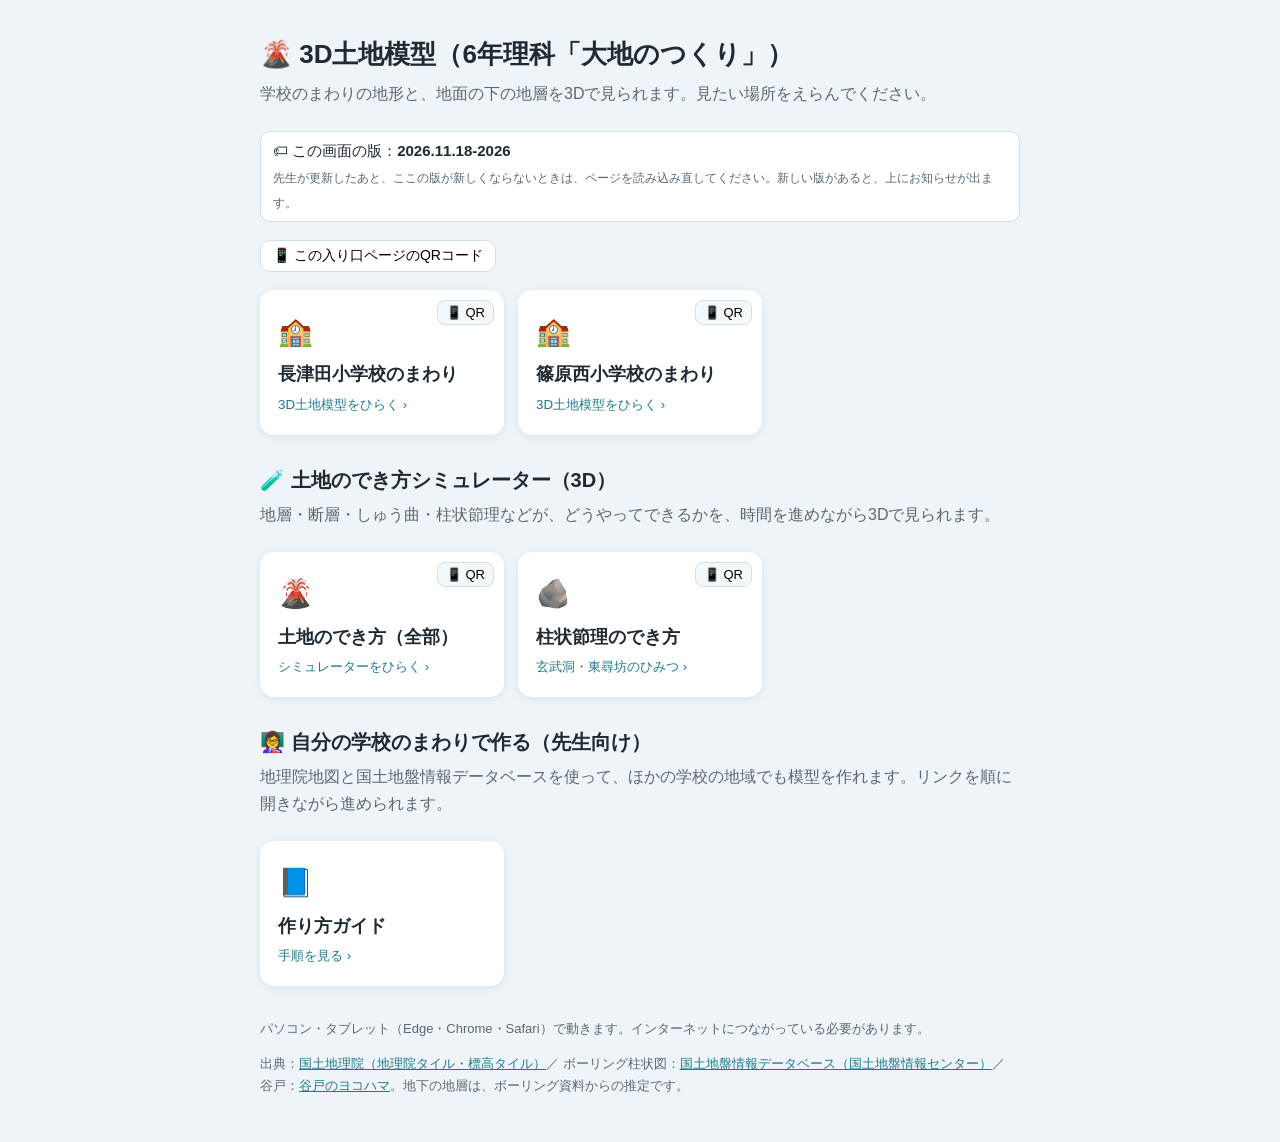
<file: index.html>
<!doctype html>
<html lang="ja">
<head>
<meta charset="utf-8">
<meta name="viewport" content="width=device-width, initial-scale=1">
<title>3D土地模型｜大地のつくり</title>
<style>
  :root { --bg:#eef4f7; --panel:#fff; --ink:#1f2a33; --sub:#5a6873; --accent:#1f7a8c; }
  body { margin:0; font-family:"BIZ UDPGothic","Hiragino Kaku Gothic ProN","Meiryo",sans-serif; background:var(--bg); color:var(--ink); line-height:1.7; }
  main { max-width:760px; margin:0 auto; padding:32px 16px; }
  h1 { font-size:26px; margin:0 0 4px; }
  p.lead { color:var(--sub); margin:0 0 24px; }
  .grid { display:grid; grid-template-columns:repeat(auto-fill,minmax(220px,1fr)); gap:14px; }
  .card { display:flex; flex-direction:column; gap:4px; background:var(--panel); border-radius:14px; padding:18px; text-decoration:none; color:inherit; box-shadow:0 2px 10px rgba(0,0,0,.08); }
  .card:hover { outline:3px solid var(--accent); }
  .card .ic { font-size:28px; } .card b { font-size:18px; } .card small { color:var(--accent); }
  h2 { font-size:20px; margin:28px 0 4px; }
  .card.preset { border-left:6px solid #d4a017; }
  footer { margin-top:32px; font-size:13px; color:var(--sub); }
  .ver { display:inline-block; background:#fff; border:1px solid #cfe0e7; border-radius:10px; padding:6px 12px; font-size:15px; margin:0 0 18px; } .ver small { color:var(--sub); font-size:12px; }
  .cw { position:relative; } .cw .card { height:100%; box-sizing:border-box; }
  .qrb { position:absolute; top:10px; right:10px; border:1px solid #cfe0e7; background:#f4f8fa; border-radius:8px; padding:4px 8px; font-size:13px; cursor:pointer; }
  .homeqr { border:1px solid #cfe0e7; background:#fff; border-radius:10px; padding:6px 12px; font-size:14px; cursor:pointer; margin-bottom:18px; }
  #qrBox { position:fixed; inset:0; background:rgba(0,0,0,.45); display:flex; align-items:center; justify-content:center; padding:16px; }
  #qrBox[hidden] { display:none; }
  #qrBox .in { background:#fff; border-radius:14px; padding:18px; text-align:center; max-width:420px; width:100%; }
  #qrBox canvas { width:min(300px,70vw); height:auto; image-rendering:pixelated; }
  #qrBox .u { font-size:12px; color:var(--sub); word-break:break-all; }
  #qrBox .row button { margin:4px; padding:6px 12px; border-radius:8px; border:1px solid #cfe0e7; background:#f4f8fa; font-size:14px; }
  footer a { color:var(--accent); }
</style>
</head>
<body>
<main>
  <h1>🌋 3D土地模型（6年理科「大地のつくり」）</h1>
  <p class="lead">学校のまわりの地形と、地面の下の地層を3Dで見られます。見たい場所をえらんでください。</p>
  <p class="ver">🏷 この画面の版：<b data-chisou-ver>開発中</b><br><small>先生が更新したあと、ここの版が新しくならないときは、ページを読み込み直してください。新しい版があると、上にお知らせが出ます。</small></p>
  <button type="button" class="homeqr qrb0" data-url="" data-title="3D土地模型（入り口）">📱 この入り口ページのQRコード</button>
  <div class="grid">
    <div class="cw"><a class="card" href="app.html?site=nagatsuta"><span class="ic">🏫</span><b>長津田小学校のまわり</b><small>3D土地模型をひらく ›</small></a><button type="button" class="qrb" data-url="app.html?site=nagatsuta" data-title="長津田小学校のまわり">📱 QR</button></div>
    <div class="cw"><a class="card" href="app.html?site=shinoharanishi"><span class="ic">🏫</span><b>篠原西小学校のまわり</b><small>3D土地模型をひらく ›</small></a><button type="button" class="qrb" data-url="app.html?site=shinoharanishi" data-title="篠原西小学校のまわり">📱 QR</button></div>
  </div>
  <h2>🧪 土地のでき方シミュレーター（3D）</h2>
  <p class="lead">地層・断層・しゅう曲・柱状節理などが、どうやってできるかを、時間を進めながら3Dで見られます。</p>
  <div class="grid">
    <div class="cw"><a class="card" href="sim3d.html"><span class="ic">🌋</span><b>土地のでき方（全部）</b><small>シミュレーターをひらく ›</small></a><button type="button" class="qrb" data-url="sim3d.html" data-title="土地のでき方シミュレーター">📱 QR</button></div>
    <div class="cw"><a class="card" href="sim3d.html#column"><span class="ic">🪨</span><b>柱状節理のでき方</b><small>玄武洞・東尋坊のひみつ ›</small></a><button type="button" class="qrb" data-url="sim3d.html#column" data-title="柱状節理のでき方">📱 QR</button></div>
  </div>
  <h2>👩‍🏫 自分の学校のまわりで作る（先生向け）</h2>
  <p class="lead">地理院地図と国土地盤情報データベースを使って、ほかの学校の地域でも模型を作れます。リンクを順に開きながら進められます。</p>
  <div class="grid">
    <div class="cw"><a class="card" href="guide.html"><span class="ic">📘</span><b>作り方ガイド</b><small>手順を見る ›</small></a></div>
  </div>
  <section id="presets" hidden>
    <h2>👩‍🏫 先生が準備した画面</h2>
    <p class="lead">授業で使う画面です。先生に言われたものをえらんでください。</p>
    <div class="grid" id="presetGrid"></div>
  </section>
  <script>
    (function () {
      var sc = document.createElement("script");
      sc.src = "presets.js?t=" + Date.now();
      sc.onload = function () {
        var list = window.CHISOU_PRESETS || [];
        if (!list.length) return;
        var g = document.getElementById("presetGrid");
        list.forEach(function (p) {
          var a = document.createElement("a");
          a.className = "card preset"; a.href = "app.html?p=" + encodeURIComponent(p.id);
          a.innerHTML = '<span class="ic">📘</span><b></b><small>この画面をひらく ›</small>';
          a.querySelector("b").textContent = p.title;
          var w = document.createElement("div"); w.className = "cw";
          var qb = document.createElement("button"); qb.type = "button"; qb.className = "qrb"; qb.textContent = "📱 QR";
          qb.dataset.url = a.getAttribute("href"); qb.dataset.title = p.title;
          w.appendChild(a); w.appendChild(qb); g.appendChild(w);
        });
        document.getElementById("presets").hidden = false;
      };
      document.body.appendChild(sc);
    })();
  </script>
  <div id="qrBox" hidden><div class="in"><b id="qrT"></b><br><canvas id="qrC"></canvas><div class="u" id="qrU"></div>
    <div class="row"><button type="button" id="qrSave">💾 画像で保存</button><button type="button" id="qrClose">とじる</button></div></div></div>
  <script src="lib/qrcode.js?v=20261118112621"></script>
  <script src="js/version.js?v=20261118112621"></script>
  <script>
    (function () {
      // 入り口・各場所のQRコード（タブレットのカメラで読みとると開く）
      var box = document.getElementById("qrBox"), cv = document.getElementById("qrC");
      function show(url, title) {
        var abs = new URL(url, location.href).href;
        var q = qrcode(0, "M"); q.addData(abs); q.make();
        var n = q.getModuleCount(), cell = Math.max(3, Math.floor(480 / (n + 8))), size = (n + 8) * cell;
        cv.width = cv.height = size;
        var g = cv.getContext("2d"); g.fillStyle = "#fff"; g.fillRect(0, 0, size, size); g.fillStyle = "#000";
        for (var r = 0; r < n; r++) for (var c = 0; c < n; c++) if (q.isDark(r, c)) g.fillRect((c + 4) * cell, (r + 4) * cell, cell, cell);
        document.getElementById("qrT").textContent = title;
        document.getElementById("qrU").textContent = abs;
        box.hidden = false;
      }
      document.addEventListener("click", function (e) {
        var b = e.target.closest(".qrb, .qrb0");
        if (b) show(b.dataset.url || location.href.replace(/[?#].*$/, ""), b.dataset.title);
      });
      document.getElementById("qrClose").onclick = function () { box.hidden = true; };
      box.onclick = function (e) { if (e.target === box) box.hidden = true; };
      document.getElementById("qrSave").onclick = function () {
        var a = document.createElement("a"); a.href = cv.toDataURL("image/png");
        a.download = "QRコード-" + document.getElementById("qrT").textContent + ".png"; a.click();
      };
    })();
  </script>
  <footer>
    <p>パソコン・タブレット（Edge・Chrome・Safari）で動きます。インターネットにつながっている必要があります。</p>
    <p>出典：<a href="https://maps.gsi.go.jp/development/ichiran.html" target="_blank" rel="noopener">国土地理院（地理院タイル・標高タイル）</a>／
    ボーリング柱状図：<a href="https://publicweb.ngic.or.jp/public/publicweb.php" target="_blank" rel="noopener">国土地盤情報データベース（国土地盤情報センター）</a>／
    谷戸：<a href="https://yato.midoriit.com/" target="_blank" rel="noopener">谷戸のヨコハマ</a>。地下の地層は、ボーリング資料からの推定です。</p>
  </footer>
</main>
</body>
</html>
</file>
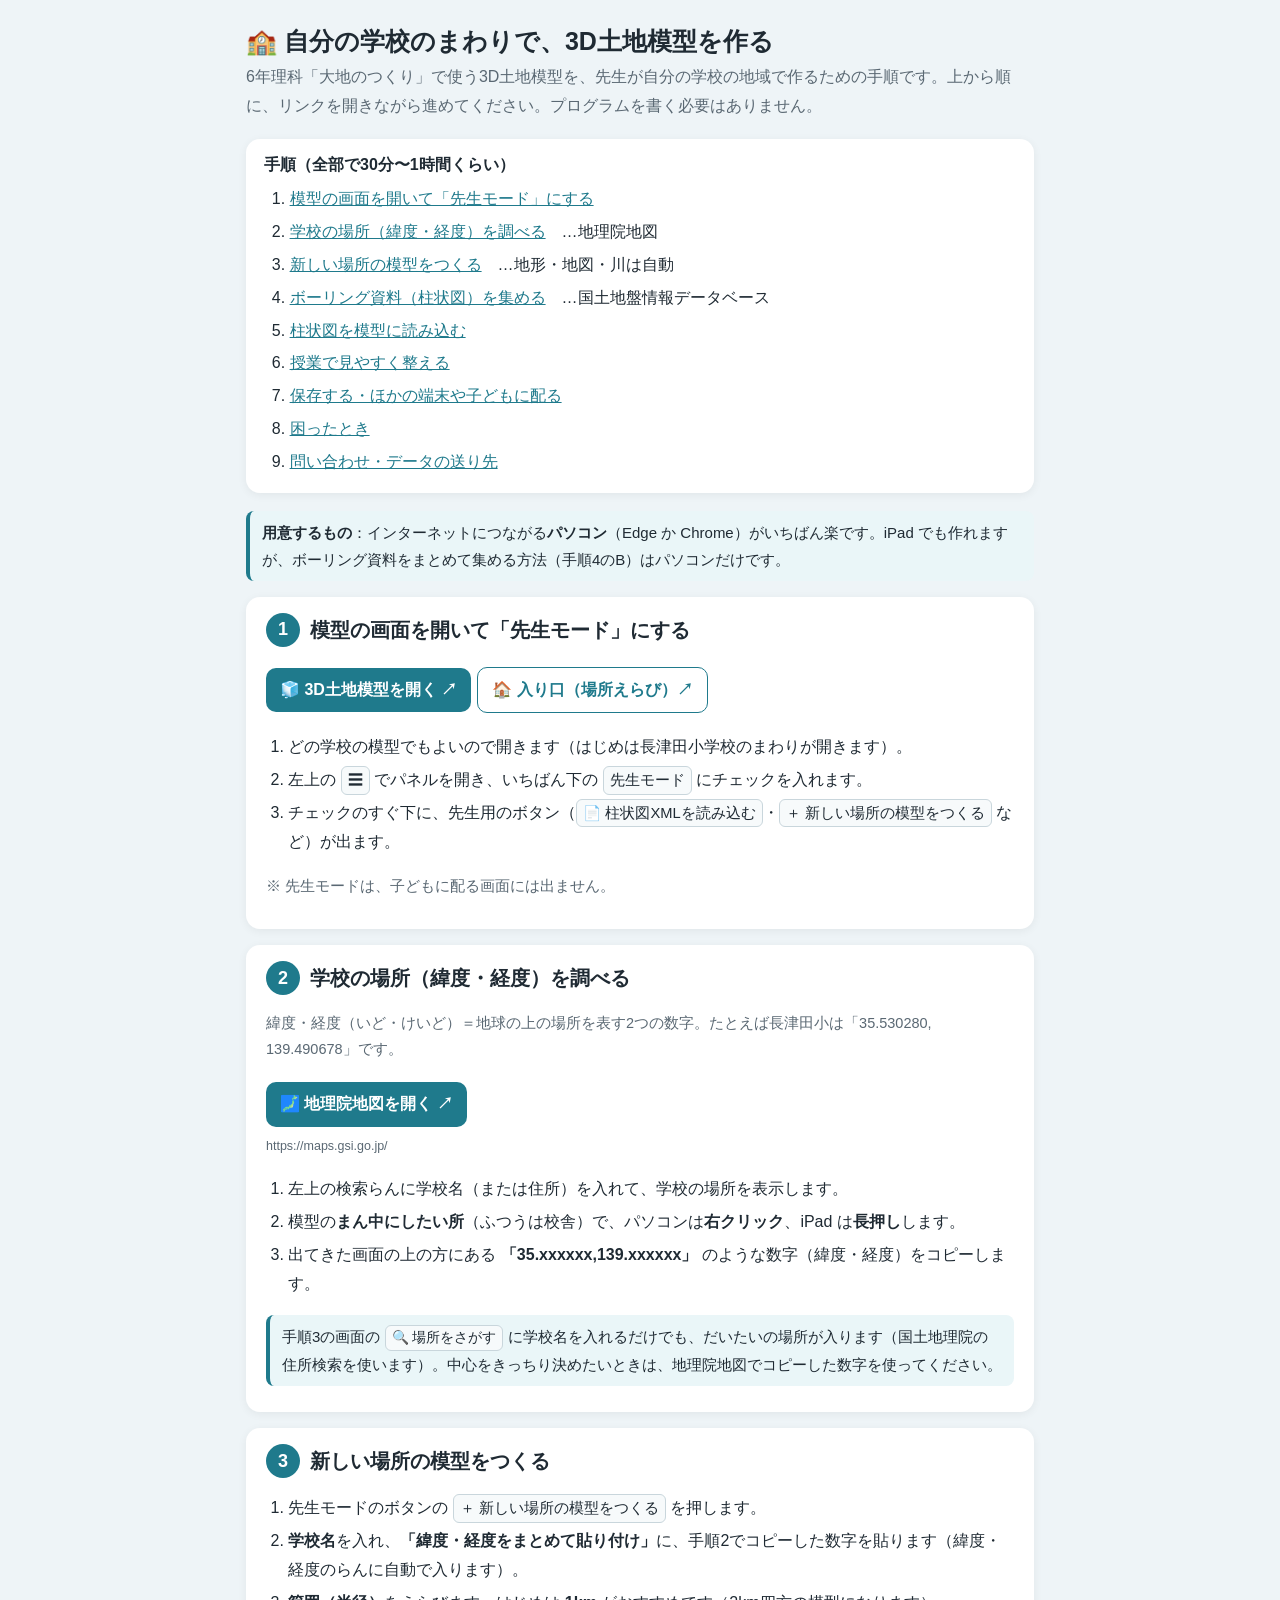
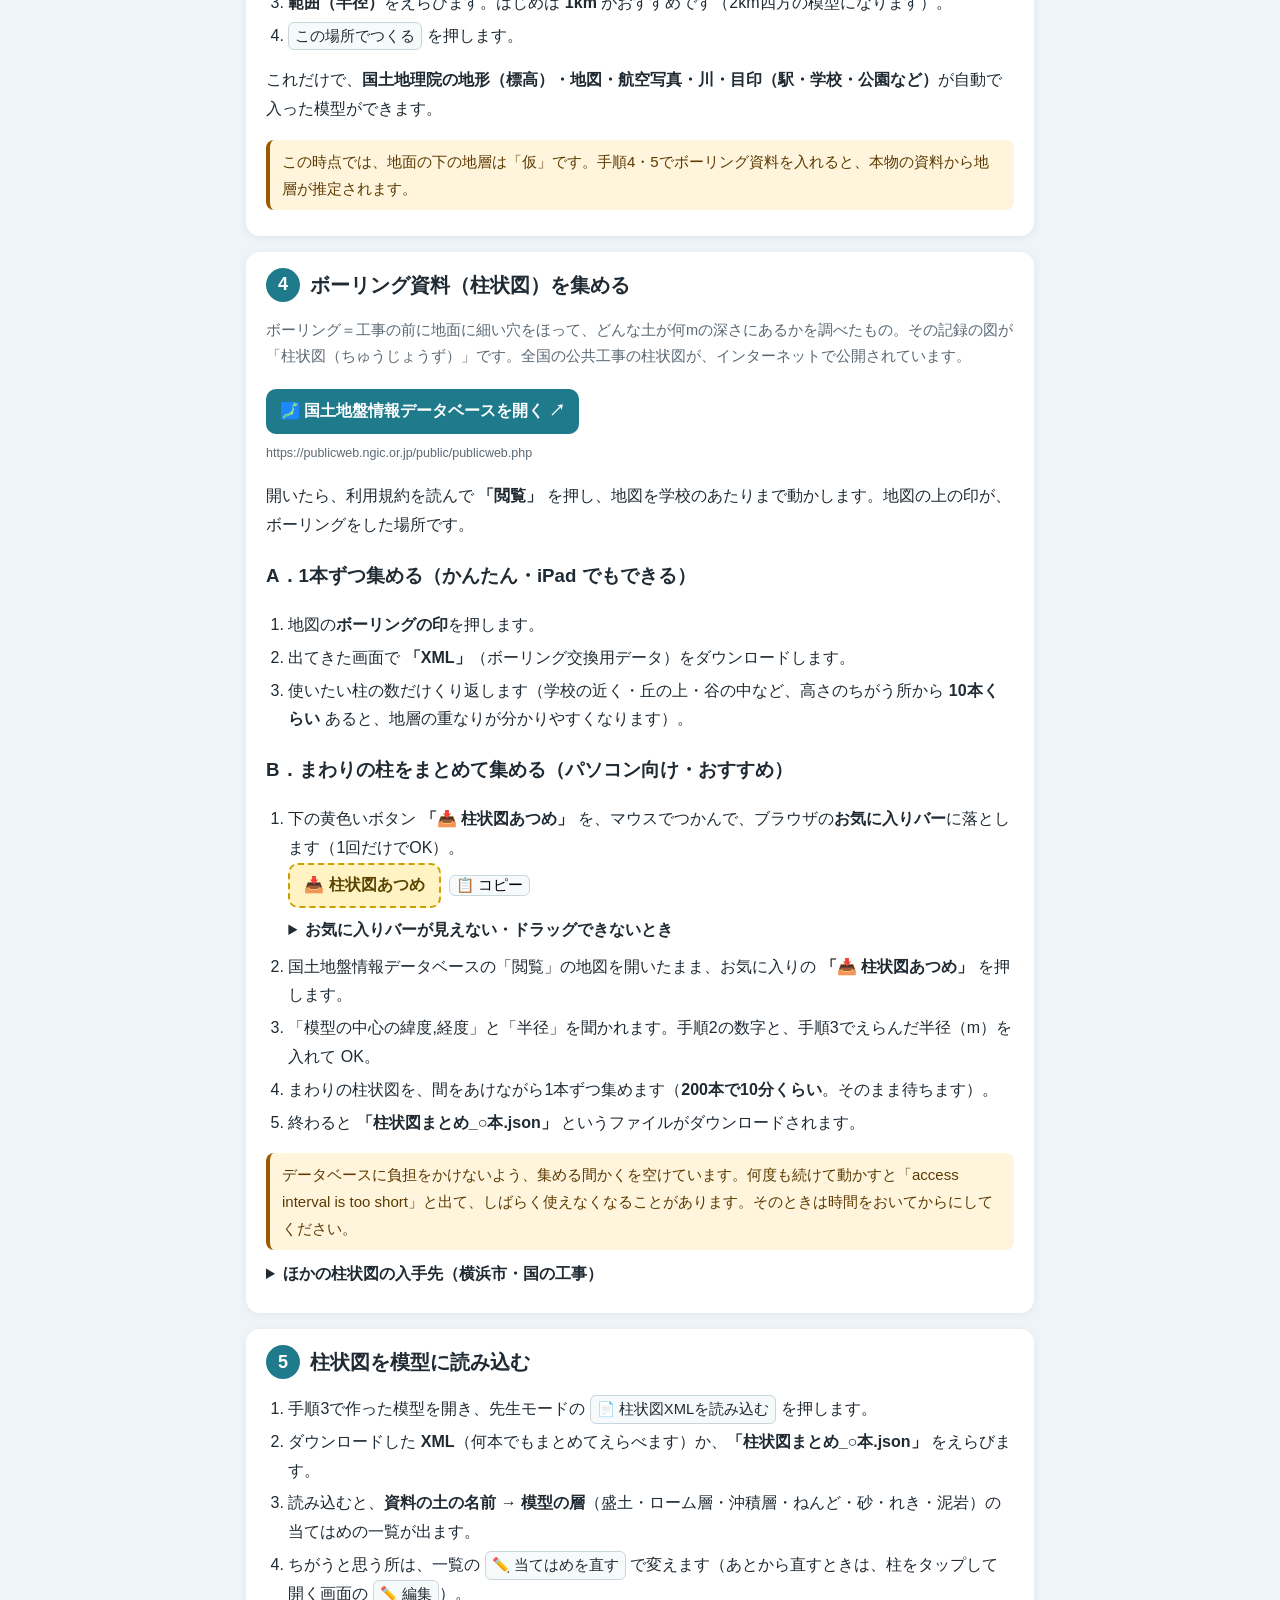
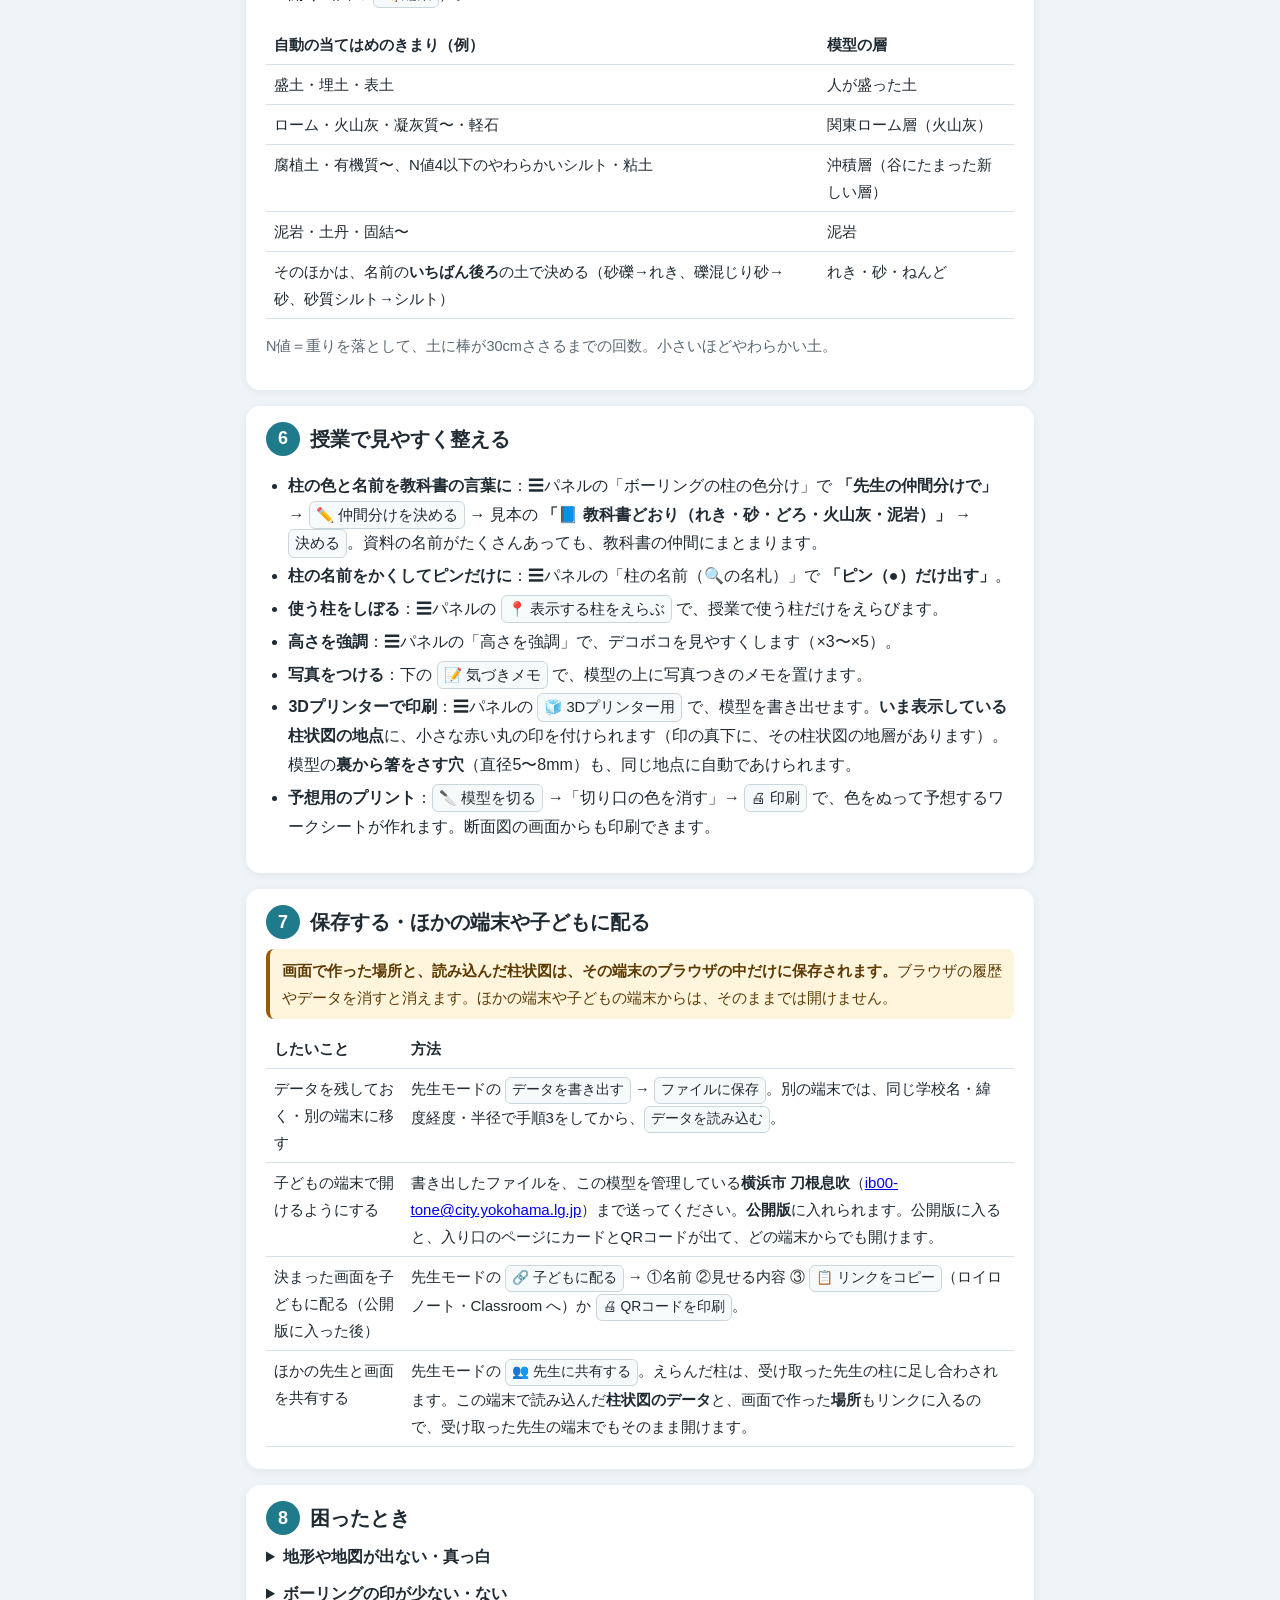
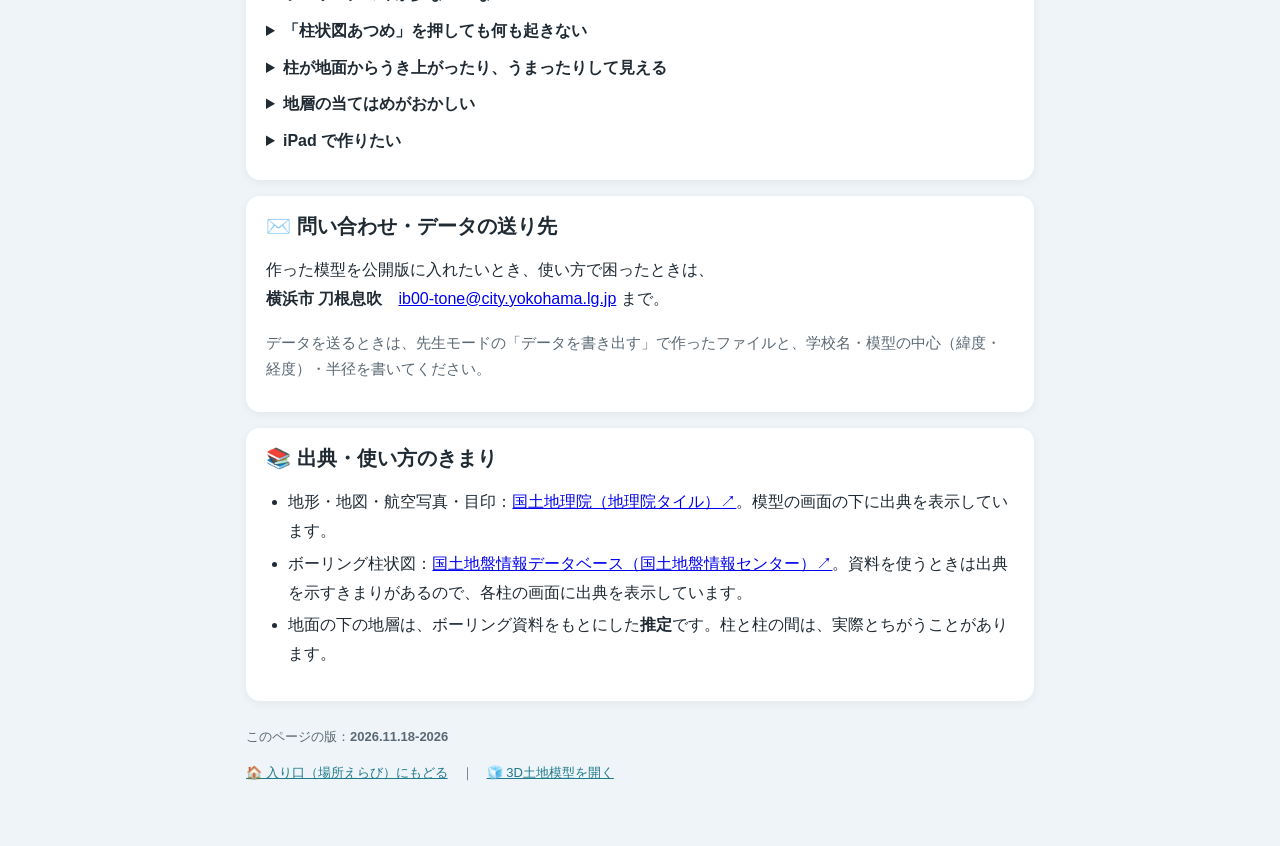
<file: guide.html>
<!doctype html>
<html lang="ja">
<head>
<meta charset="utf-8">
<meta name="viewport" content="width=device-width, initial-scale=1">
<title>自分の学校で作る｜3D土地模型 作り方ガイド</title>
<style>
  :root { --bg:#eef4f7; --panel:#fff; --ink:#1f2a33; --sub:#5a6873; --accent:#1f7a8c; --line:#d5e1e7; --warn:#9a5b00; --warn-soft:#fff4dc; }
  * { box-sizing: border-box; }
  body { margin:0; font-family:"BIZ UDPGothic","Hiragino Kaku Gothic ProN","Meiryo",sans-serif; background:var(--bg); color:var(--ink); line-height:1.8; font-size:16px; }
  main { max-width:820px; margin:0 auto; padding:24px 16px 48px; }
  h1 { font-size:25px; margin:0 0 4px; line-height:1.4; }
  .lead { color:var(--sub); margin:0 0 18px; }
  nav.toc { background:var(--panel); border-radius:14px; padding:12px 18px; box-shadow:0 2px 10px rgba(0,0,0,.06); margin-bottom:18px; }
  nav.toc ol { margin:6px 0 0; padding-left:1.6em; }
  nav.toc a { color:var(--accent); }
  section.step { background:var(--panel); border-radius:14px; padding:16px 20px; margin:16px 0; box-shadow:0 2px 10px rgba(0,0,0,.06); scroll-margin-top:12px; }
  section.step h2 { font-size:20px; margin:0 0 6px; display:flex; gap:10px; align-items:center; line-height:1.4; }
  .no { flex:0 0 auto; width:34px; height:34px; border-radius:50%; background:var(--accent); color:#fff; display:inline-flex; align-items:center; justify-content:center; font-size:18px; }
  ol, ul { padding-left:1.4em; } li { margin:4px 0; }
  .go { display:inline-flex; align-items:center; gap:6px; background:var(--accent); color:#fff; text-decoration:none; border-radius:10px; padding:8px 14px; font-weight:bold; margin:4px 6px 4px 0; }
  .go.sub { background:#fff; color:var(--accent); border:1px solid var(--accent); }
  .url { font-size:12.5px; color:var(--sub); word-break:break-all; }
  .tip { background:#eaf6f8; border-left:4px solid var(--accent); border-radius:8px; padding:8px 12px; margin:10px 0; font-size:15px; }
  .warn { background:var(--warn-soft); border-left:4px solid var(--warn); border-radius:8px; padding:8px 12px; margin:10px 0; font-size:15px; color:#5c3a00; }
  .term { font-size:14.5px; color:var(--sub); }
  kbd, .btn { display:inline-block; border:1px solid #c9d6dc; background:#f7fafb; border-radius:6px; padding:0 6px; font-size:.92em; white-space:nowrap; }
  table { border-collapse:collapse; width:100%; font-size:15px; margin:6px 0; }
  th, td { border-bottom:1px solid var(--line); padding:6px 8px; text-align:left; vertical-align:top; }
  .bm { display:inline-block; background:#fff3c4; border:2px dashed #c9a000; color:#5c4500; border-radius:10px; padding:6px 14px; font-weight:bold; text-decoration:none; cursor:grab; }
  details { margin:8px 0; } summary { cursor:pointer; font-weight:bold; }
  footer { font-size:13px; color:var(--sub); margin-top:24px; }
  footer a { color:var(--accent); }
  @media (max-width:600px) { body { font-size:15px; } h1 { font-size:21px; } section.step { padding:14px; } }
</style>
</head>
<body>
<main>
  <h1>🏫 自分の学校のまわりで、3D土地模型を作る</h1>
  <p class="lead">6年理科「大地のつくり」で使う3D土地模型を、先生が自分の学校の地域で作るための手順です。上から順に、リンクを開きながら進めてください。プログラムを書く必要はありません。</p>

  <nav class="toc">
    <b>手順（全部で30分〜1時間くらい）</b>
    <ol>
      <li><a href="#s1">模型の画面を開いて「先生モード」にする</a></li>
      <li><a href="#s2">学校の場所（緯度・経度）を調べる</a>　…地理院地図</li>
      <li><a href="#s3">新しい場所の模型をつくる</a>　…地形・地図・川は自動</li>
      <li><a href="#s4">ボーリング資料（柱状図）を集める</a>　…国土地盤情報データベース</li>
      <li><a href="#s5">柱状図を模型に読み込む</a></li>
      <li><a href="#s6">授業で見やすく整える</a></li>
      <li><a href="#s7">保存する・ほかの端末や子どもに配る</a></li>
      <li><a href="#s8">困ったとき</a></li>
      <li><a href="#contact">問い合わせ・データの送り先</a></li>
    </ol>
  </nav>

  <div class="tip"><b>用意するもの</b>：インターネットにつながる<b>パソコン</b>（Edge か Chrome）がいちばん楽です。iPad でも作れますが、ボーリング資料をまとめて集める方法（手順4のB）はパソコンだけです。</div>

  <section class="step" id="s1">
    <h2><span class="no">1</span>模型の画面を開いて「先生モード」にする</h2>
    <p><a class="go" href="app.html" target="_blank" rel="noopener">🧊 3D土地模型を開く ↗</a><a class="go sub" href="./" target="_blank" rel="noopener">🏠 入り口（場所えらび）↗</a></p>
    <ol>
      <li>どの学校の模型でもよいので開きます（はじめは長津田小学校のまわりが開きます）。</li>
      <li>左上の <span class="btn">☰</span> でパネルを開き、いちばん下の <span class="btn">先生モード</span> にチェックを入れます。</li>
      <li>チェックのすぐ下に、先生用のボタン（<span class="btn">📄 柱状図XMLを読み込む</span>・<span class="btn">＋ 新しい場所の模型をつくる</span> など）が出ます。</li>
    </ol>
    <p class="term">※ 先生モードは、子どもに配る画面には出ません。</p>
  </section>

  <section class="step" id="s2">
    <h2><span class="no">2</span>学校の場所（緯度・経度）を調べる</h2>
    <p class="term">緯度・経度（いど・けいど）＝地球の上の場所を表す2つの数字。たとえば長津田小は「35.530280, 139.490678」です。</p>
    <p><a class="go" href="https://maps.gsi.go.jp/" target="_blank" rel="noopener">🗾 地理院地図を開く ↗</a><br><span class="url">https://maps.gsi.go.jp/</span></p>
    <ol>
      <li>左上の検索らんに学校名（または住所）を入れて、学校の場所を表示します。</li>
      <li>模型の<b>まん中にしたい所</b>（ふつうは校舎）で、パソコンは<b>右クリック</b>、iPad は<b>長押し</b>します。</li>
      <li>出てきた画面の上の方にある <b>「35.xxxxxx,139.xxxxxx」</b> のような数字（緯度・経度）をコピーします。</li>
    </ol>
    <div class="tip">手順3の画面の <span class="btn">🔍 場所をさがす</span> に学校名を入れるだけでも、だいたいの場所が入ります（国土地理院の住所検索を使います）。中心をきっちり決めたいときは、地理院地図でコピーした数字を使ってください。</div>
  </section>

  <section class="step" id="s3">
    <h2><span class="no">3</span>新しい場所の模型をつくる</h2>
    <ol>
      <li>先生モードのボタンの <span class="btn">＋ 新しい場所の模型をつくる</span> を押します。</li>
      <li><b>学校名</b>を入れ、<b>「緯度・経度をまとめて貼り付け」</b>に、手順2でコピーした数字を貼ります（緯度・経度のらんに自動で入ります）。</li>
      <li><b>範囲（半径）</b>をえらびます。はじめは <b>1km</b> がおすすめです（2km四方の模型になります）。</li>
      <li><span class="btn">この場所でつくる</span> を押します。</li>
    </ol>
    <p>これだけで、<b>国土地理院の地形（標高）・地図・航空写真・川・目印（駅・学校・公園など）</b>が自動で入った模型ができます。</p>
    <div class="warn">この時点では、地面の下の地層は「仮」です。手順4・5でボーリング資料を入れると、本物の資料から地層が推定されます。</div>
  </section>

  <section class="step" id="s4">
    <h2><span class="no">4</span>ボーリング資料（柱状図）を集める</h2>
    <p class="term">ボーリング＝工事の前に地面に細い穴をほって、どんな土が何mの深さにあるかを調べたもの。その記録の図が「柱状図（ちゅうじょうず）」です。全国の公共工事の柱状図が、インターネットで公開されています。</p>
    <p><a class="go" href="https://publicweb.ngic.or.jp/public/publicweb.php" target="_blank" rel="noopener">🗾 国土地盤情報データベースを開く ↗</a><br><span class="url">https://publicweb.ngic.or.jp/public/publicweb.php</span></p>
    <p>開いたら、利用規約を読んで <b>「閲覧」</b> を押し、地図を学校のあたりまで動かします。地図の上の印が、ボーリングをした場所です。</p>

    <h3>A．1本ずつ集める（かんたん・iPad でもできる）</h3>
    <ol>
      <li>地図の<b>ボーリングの印</b>を押します。</li>
      <li>出てきた画面で <b>「XML」</b>（ボーリング交換用データ）をダウンロードします。</li>
      <li>使いたい柱の数だけくり返します（学校の近く・丘の上・谷の中など、高さのちがう所から <b>10本くらい</b> あると、地層の重なりが分かりやすくなります）。</li>
    </ol>

    <h3>B．まわりの柱をまとめて集める（パソコン向け・おすすめ）</h3>
    <ol>
      <li>下の黄色いボタン <b>「📥 柱状図あつめ」</b> を、マウスでつかんで、ブラウザの<b>お気に入りバー</b>に落とします（1回だけでOK）。<br>
        <span id="bmHolder"></span>
        <details><summary>お気に入りバーが見えない・ドラッグできないとき</summary>
          <ul>
            <li>お気に入りバーを出す：Edge・Chrome とも <kbd>Ctrl</kbd>＋<kbd>Shift</kbd>＋<kbd>B</kbd></li>
            <li>ドラッグできないときは <span class="btn">📋 コピー</span> を押し、お気に入りを新しく作って、その「URL」のらんに貼り付けます（名前は「柱状図あつめ」など）。</li>
          </ul>
        </details>
      </li>
      <li>国土地盤情報データベースの「閲覧」の地図を開いたまま、お気に入りの <b>「📥 柱状図あつめ」</b> を押します。</li>
      <li>「模型の中心の緯度,経度」と「半径」を聞かれます。手順2の数字と、手順3でえらんだ半径（m）を入れて OK。</li>
      <li>まわりの柱状図を、間をあけながら1本ずつ集めます（<b>200本で10分くらい</b>。そのまま待ちます）。</li>
      <li>終わると <b>「柱状図まとめ_○本.json」</b> というファイルがダウンロードされます。</li>
    </ol>
    <div class="warn">データベースに負担をかけないよう、集める間かくを空けています。何度も続けて動かすと「access interval is too short」と出て、しばらく使えなくなることがあります。そのときは時間をおいてからにしてください。</div>

    <details><summary>ほかの柱状図の入手先（横浜市・国の工事）</summary>
      <ul>
        <li><a href="https://wmap.city.yokohama.lg.jp/" target="_blank" rel="noopener">横浜市「よこはまっぷ」地盤View ↗</a>：横浜市の公共工事の柱状図。画面で見て、模型の柱とくらべる資料に使えます（この模型には読み込めない形式です）。</li>
        <li><a href="https://www.kunijiban.pwri.go.jp/" target="_blank" rel="noopener">国土地盤情報検索サイト KuniJiban ↗</a>：国の工事の柱状図。XMLがダウンロードできるものは、そのまま読み込めます。</li>
      </ul>
    </details>
  </section>

  <section class="step" id="s5">
    <h2><span class="no">5</span>柱状図を模型に読み込む</h2>
    <ol>
      <li>手順3で作った模型を開き、先生モードの <span class="btn">📄 柱状図XMLを読み込む</span> を押します。</li>
      <li>ダウンロードした <b>XML</b>（何本でもまとめてえらべます）か、<b>「柱状図まとめ_○本.json」</b> をえらびます。</li>
      <li>読み込むと、<b>資料の土の名前 → 模型の層</b>（盛土・ローム層・沖積層・ねんど・砂・れき・泥岩）の当てはめの一覧が出ます。</li>
      <li>ちがうと思う所は、一覧の <span class="btn">✏️ 当てはめを直す</span> で変えます（あとから直すときは、柱をタップして開く画面の <span class="btn">✏️ 編集</span>）。</li>
    </ol>
    <table>
      <tr><th>自動の当てはめのきまり（例）</th><th>模型の層</th></tr>
      <tr><td>盛土・埋土・表土</td><td>人が盛った土</td></tr>
      <tr><td>ローム・火山灰・凝灰質〜・軽石</td><td>関東ローム層（火山灰）</td></tr>
      <tr><td>腐植土・有機質〜、N値4以下のやわらかいシルト・粘土</td><td>沖積層（谷にたまった新しい層）</td></tr>
      <tr><td>泥岩・土丹・固結〜</td><td>泥岩</td></tr>
      <tr><td>そのほかは、名前の<b>いちばん後ろ</b>の土で決める（砂礫→れき、礫混じり砂→砂、砂質シルト→シルト）</td><td>れき・砂・ねんど</td></tr>
    </table>
    <p class="term">N値＝重りを落として、土に棒が30cmささるまでの回数。小さいほどやわらかい土。</p>
  </section>

  <section class="step" id="s6">
    <h2><span class="no">6</span>授業で見やすく整える</h2>
    <ul>
      <li><b>柱の色と名前を教科書の言葉に</b>：☰パネルの「ボーリングの柱の色分け」で <b>「先生の仲間分けで」</b> → <span class="btn">✏️ 仲間分けを決める</span> → 見本の <b>「📘 教科書どおり（れき・砂・どろ・火山灰・泥岩）」</b> → <span class="btn">決める</span>。資料の名前がたくさんあっても、教科書の仲間にまとまります。</li>
      <li><b>柱の名前をかくしてピンだけに</b>：☰パネルの「柱の名前（🔍の名札）」で <b>「ピン（●）だけ出す」</b>。</li>
      <li><b>使う柱をしぼる</b>：☰パネルの <span class="btn">📍 表示する柱をえらぶ</span> で、授業で使う柱だけをえらびます。</li>
      <li><b>高さを強調</b>：☰パネルの「高さを強調」で、デコボコを見やすくします（×3〜×5）。</li>
      <li><b>写真をつける</b>：下の <span class="btn">📝 気づきメモ</span> で、模型の上に写真つきのメモを置けます。</li>
      <li><b>3Dプリンターで印刷</b>：☰パネルの <span class="btn">🧊 3Dプリンター用</span> で、模型を書き出せます。<b>いま表示している柱状図の地点</b>に、小さな赤い丸の印を付けられます（印の真下に、その柱状図の地層があります）。模型の<b>裏から箸をさす穴</b>（直径5〜8mm）も、同じ地点に自動であけられます。</li>
      <li><b>予想用のプリント</b>：<span class="btn">🔪 模型を切る</span> →「切り口の色を消す」→ <span class="btn">🖨 印刷</span> で、色をぬって予想するワークシートが作れます。断面図の画面からも印刷できます。</li>
    </ul>
  </section>

  <section class="step" id="s7">
    <h2><span class="no">7</span>保存する・ほかの端末や子どもに配る</h2>
    <div class="warn"><b>画面で作った場所と、読み込んだ柱状図は、その端末のブラウザの中だけに保存されます。</b>ブラウザの履歴やデータを消すと消えます。ほかの端末や子どもの端末からは、そのままでは開けません。</div>
    <table>
      <tr><th>したいこと</th><th>方法</th></tr>
      <tr><td>データを残しておく・別の端末に移す</td><td>先生モードの <span class="btn">データを書き出す</span> → <span class="btn">ファイルに保存</span>。別の端末では、同じ学校名・緯度経度・半径で手順3をしてから、<span class="btn">データを読み込む</span>。</td></tr>
      <tr><td>子どもの端末で開けるようにする</td><td>書き出したファイルを、この模型を管理している<b>横浜市 刀根息吹</b>（<a href="mailto:ib00-tone@city.yokohama.lg.jp">ib00-tone@city.yokohama.lg.jp</a>）まで送ってください。<b>公開版</b>に入れられます。公開版に入ると、入り口のページにカードとQRコードが出て、どの端末からでも開けます。</td></tr>
      <tr><td>決まった画面を子どもに配る（公開版に入った後）</td><td>先生モードの <span class="btn">🔗 子どもに配る</span> → ①名前 ②見せる内容 ③ <span class="btn">📋 リンクをコピー</span>（ロイロノート・Classroom へ）か <span class="btn">🖨 QRコードを印刷</span>。</td></tr>
      <tr><td>ほかの先生と画面を共有する</td><td>先生モードの <span class="btn">👥 先生に共有する</span>。えらんだ柱は、受け取った先生の柱に足し合わされます。この端末で読み込んだ<b>柱状図のデータ</b>と、画面で作った<b>場所</b>もリンクに入るので、受け取った先生の端末でもそのまま開けます。</td></tr>
    </table>
  </section>

  <section class="step" id="s8">
    <h2><span class="no">8</span>困ったとき</h2>
    <details><summary>地形や地図が出ない・真っ白</summary><p>インターネットにつながっているか確かめてください。学校のフィルタで国土地理院（cyberjapandata.gsi.go.jp）が止められていると出ません。少し待ってから開き直すと出ることもあります。</p></details>
    <details><summary>ボーリングの印が少ない・ない</summary><p>半径を広げて（手順3で 1.5km〜2km）集め直してください。住宅地では、学校や道路・下水道の工事の資料が多いです。</p></details>
    <details><summary>「柱状図あつめ」を押しても何も起きない</summary><p>国土地盤情報データベースで「閲覧」を押して<b>地図が出ている画面</b>で押してください。トップページでは動きません。</p></details>
    <details><summary>柱が地面からうき上がったり、うまったりして見える</summary><p>資料をとった時と今とで、地面の高さが変わっている（土地を造成した）所があります。☰パネルの「柱の高さ」で<b>今の地面にそろえる</b>か、「資料と今の地図の高さが大きくずれた柱をかくす」で<b>5m以上・10m以上</b>ずれた柱を外せます。</p></details>
    <details><summary>地層の当てはめがおかしい</summary><p>先生モードで柱をタップして開く画面の <span class="btn">✏️ 編集</span> で、1本ずつ直せます。子どもに見せる名前だけを変えたいときは、<span class="btn">✏️ 仲間分けを決める</span> を使います。</p></details>
    <details><summary>iPad で作りたい</summary><p>手順1〜3と、手順4のA（1本ずつ）・手順5はiPadでもできます。ダウンロードしたXMLは「ファイル」アプリに入るので、読み込むときにそこからえらびます。</p></details>
  </section>

  <section class="step" id="contact">
    <h2>✉️ 問い合わせ・データの送り先</h2>
    <p>作った模型を公開版に入れたいとき、使い方で困ったときは、<br><b>横浜市 刀根息吹</b>　<a href="mailto:ib00-tone@city.yokohama.lg.jp">ib00-tone@city.yokohama.lg.jp</a> まで。</p>
    <p class="term">データを送るときは、先生モードの「データを書き出す」で作ったファイルと、学校名・模型の中心（緯度・経度）・半径を書いてください。</p>
  </section>

  <section class="step">
    <h2>📚 出典・使い方のきまり</h2>
    <ul>
      <li>地形・地図・航空写真・目印：<a href="https://maps.gsi.go.jp/development/ichiran.html" target="_blank" rel="noopener">国土地理院（地理院タイル）↗</a>。模型の画面の下に出典を表示しています。</li>
      <li>ボーリング柱状図：<a href="https://publicweb.ngic.or.jp/public/publicweb.php" target="_blank" rel="noopener">国土地盤情報データベース（国土地盤情報センター）↗</a>。資料を使うときは出典を示すきまりがあるので、各柱の画面に出典を表示しています。</li>
      <li>地面の下の地層は、ボーリング資料をもとにした<b>推定</b>です。柱と柱の間は、実際とちがうことがあります。</li>
    </ul>
  </section>

  <footer>
    <p>このページの版：<b data-chisou-ver>開発中</b></p>
    <p><a href="./">🏠 入り口（場所えらび）にもどる</a>　｜　<a href="app.html">🧊 3D土地模型を開く</a></p>
  </footer>
</main>
<script src="js/ngic_bookmarklet.js?v=20261118112621"></script>
<script src="js/version.js?v=20261118112621"></script>
<script>
  (function () {
    var h = document.getElementById("bmHolder"), code = window.CHISOU && CHISOU.NGIC_BOOKMARKLET;
    if (!h || !code) return;
    var a = document.createElement("a");
    a.href = code; a.className = "bm"; a.textContent = "📥 柱状図あつめ";
    a.onclick = function (e) { e.preventDefault(); alert("このボタンは、押すのではなく、お気に入りバーにドラッグして登録します。"); };
    var b = document.createElement("button");
    b.type = "button"; b.className = "btn"; b.textContent = "📋 コピー"; b.style.marginLeft = "8px";
    b.onclick = function () {
      (navigator.clipboard ? navigator.clipboard.writeText(code) : Promise.reject()).then(function () { b.textContent = "コピーしました。お気に入りのURL欄に貼り付けてください"; },
        function () { prompt("これをコピーして、お気に入りのURL欄に貼り付けてください", code); });
    };
    h.appendChild(a); h.appendChild(b);
  })();
</script>
</body>
</html>
</file>
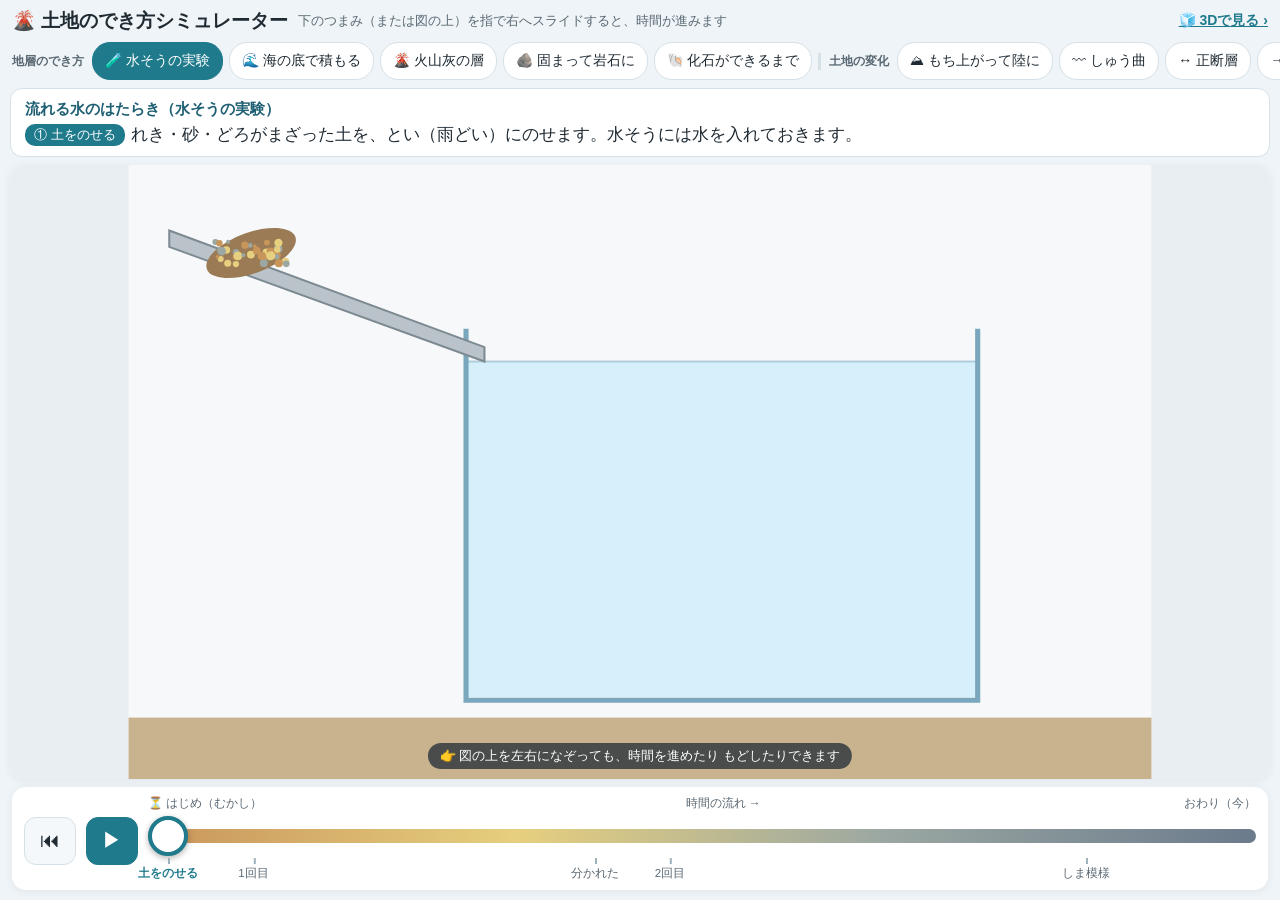
<file: sim.html>
<!doctype html>
<html lang="ja">
<head>
<meta charset="utf-8">
<meta name="viewport" content="width=device-width, initial-scale=1, maximum-scale=1, user-scalable=no">
<title>土地のでき方シミュレーター｜大地のつくり</title>
<style>
  :root { --bg:#eef4f7; --panel:#fff; --ink:#1f2a33; --sub:#5a6873; --accent:#1f7a8c; --line:#d5e1e7; }
  * { box-sizing: border-box; }
  html, body { margin: 0; height: 100%; background: var(--bg); color: var(--ink);
    font-family: "BIZ UDPGothic", "Hiragino Kaku Gothic ProN", "Meiryo", sans-serif; overscroll-behavior: none; }
  body { display: flex; flex-direction: column; height: 100dvh; }
  header { display: flex; align-items: center; gap: 10px; padding: 8px 12px 4px; flex-wrap: wrap; }
  header h1 { font-size: 19px; margin: 0; white-space: nowrap; }
  header small { color: var(--sub); font-size: 12.5px; }
  #scenes { display: flex; gap: 6px; overflow-x: auto; padding: 4px 12px 8px; scrollbar-width: thin; -webkit-overflow-scrolling: touch; }
  #scenes .grp { flex: 0 0 auto; align-self: center; font-size: 12px; color: var(--sub); font-weight: bold; padding: 0 2px 0 8px; border-left: 3px solid var(--line); }
  #scenes .grp:first-child { border-left: 0; padding-left: 0; }
  #scenes button { flex: 0 0 auto; border: 1px solid var(--line); background: #fff; border-radius: 18px; padding: 6px 12px; font-size: 14px; font-family: inherit; color: var(--ink); cursor: pointer; white-space: nowrap; min-height: 38px; }
  #scenes button.on { background: var(--accent); color: #fff; border-color: var(--accent); }
  #stage { position: relative; flex: 1; min-height: 0; margin: 0 10px; background: #fff; border-radius: 14px; overflow: hidden; box-shadow: 0 2px 10px rgba(0,0,0,.06); touch-action: none; }
  #cv { position: absolute; inset: 0; width: 100%; height: 100%; cursor: ew-resize; }
  #explainBar { display: flex; gap: 10px; align-items: flex-start; margin: 0 10px 8px; }
  #explain { flex: 1; background: #fff; border: 1px solid var(--line); border-radius: 12px; padding: 8px 14px; font-size: 16.5px; line-height: 1.55; min-height: 3.4em; }
  #explain .st { display: inline-block; background: var(--accent); color: #fff; border-radius: 10px; font-size: 13px; padding: 1px 9px; margin-right: 6px; vertical-align: 1px; }
  #explain .ttl { font-weight: bold; font-size: 15px; color: #1f5f73; display: block; margin-bottom: 2px; }
  #age { flex: 0 0 auto; background: rgba(31,42,51,.85); color: #fff; border-radius: 14px; padding: 6px 12px; font-size: 14px; margin-top: 6px; }
  #age:empty { display: none; }
  #swipeHint { position: absolute; left: 50%; bottom: 10px; transform: translateX(-50%); background: rgba(31,42,51,.75); color: #fff; border-radius: 14px; padding: 4px 12px; font-size: 13px; pointer-events: none; transition: opacity .6s; }
  footer { padding: 8px 12px calc(10px + env(safe-area-inset-bottom)); }
  .timebar { display: flex; align-items: center; gap: 10px; background: #fff; border-radius: 14px; padding: 8px 12px 4px; box-shadow: 0 2px 10px rgba(0,0,0,.06); }
  .timebar button { border: 1px solid var(--line); background: #f4f8fa; border-radius: 12px; min-width: 52px; min-height: 48px; font-size: 20px; cursor: pointer; font-family: inherit; color: var(--ink); }
  .timebar button.play { background: var(--accent); color: #fff; border-color: var(--accent); }
  .track { position: relative; flex: 1; padding-bottom: 24px; }
  .track .lab { display: flex; justify-content: space-between; font-size: 12px; color: var(--sub); margin-bottom: 2px; }
  input[type=range]#time { width: 100%; height: 44px; margin: 0; -webkit-appearance: none; appearance: none; background: transparent; touch-action: none; }
  #time::-webkit-slider-runnable-track { height: 14px; border-radius: 7px; background: linear-gradient(90deg, #c8955a, #e6cf7e, #9aa7a2, #6b7b8c); }
  #time::-moz-range-track { height: 14px; border-radius: 7px; background: linear-gradient(90deg, #c8955a, #e6cf7e, #9aa7a2, #6b7b8c); }
  #time::-webkit-slider-thumb { -webkit-appearance: none; width: 40px; height: 40px; margin-top: -13px; border-radius: 50%; background: #fff; border: 4px solid var(--accent); box-shadow: 0 2px 6px rgba(0,0,0,.3); }
  #time::-moz-range-thumb { width: 34px; height: 34px; border-radius: 50%; background: #fff; border: 4px solid var(--accent); }
  #ticks { position: absolute; left: 20px; right: 20px; bottom: 0; height: 24px; }
  #ticks span { position: absolute; transform: translateX(-50%); font-size: 11.5px; color: var(--sub); white-space: nowrap; top: 4px; cursor: pointer; }
  #ticks span::before { content: ""; position: absolute; left: 50%; top: -8px; width: 2px; height: 6px; background: #9fb3bd; }
  #ticks span.on { color: var(--accent); font-weight: bold; }
  @media (max-width: 700px) { #explain { font-size: 14.5px; } #explainBar { flex-direction: column; } header h1 { font-size: 16px; } #ticks span { font-size: 10px; } }
</style>
</head>
<body>
<header>
  <h1>🌋 土地のでき方シミュレーター</h1>
  <small>下のつまみ（または図の上）を指で右へスライドすると、時間が進みます</small>
  <a href="sim3d.html" style="margin-left:auto;font-size:14px;color:#1f7a8c;font-weight:bold">🧊 3Dで見る ›</a>
</header>
<nav id="scenes"></nav>
<div id="explainBar"><div id="explain"></div><div id="age"></div></div>
<div id="stage">
  <canvas id="cv"></canvas>
  <div id="swipeHint">👉 図の上を左右になぞっても、時間を進めたり もどしたりできます</div>
</div>
<footer>
  <div class="timebar">
    <button id="reset" type="button" title="はじめにもどす">⏮</button>
    <button id="play" type="button" class="play" title="自動で進める">▶</button>
    <div class="track">
      <div class="lab"><span>⏳ はじめ（むかし）</span><span>時間の流れ →</span><span>おわり（今）</span></div>
      <input id="time" type="range" min="0" max="1000" value="0" aria-label="時間">
      <div id="ticks"></div>
    </div>
  </div>
</footer>
<script>
(function () {
  "use strict";
  // ================= 共通 =================
  const VW = 1000, VH = 600;
  const FONT = '"BIZ UDPGothic","Hiragino Kaku Gothic ProN","Meiryo",sans-serif';
  const clamp = (v, a = 0, b = 1) => Math.max(a, Math.min(b, v));
  const seg = (t, a, b) => clamp((t - a) / (b - a));
  const ease = (x) => (x < 0.5 ? 2 * x * x : 1 - Math.pow(-2 * x + 2, 2) / 2);
  const lerp = (a, b, u) => a + (b - a) * u;
  const frac = (x) => x - Math.floor(x);
  function rng(seed) { return function () { seed |= 0; seed = (seed + 0x6d2b79f5) | 0; let t = Math.imul(seed ^ (seed >>> 15), 1 | seed); t = (t + Math.imul(t ^ (t >>> 7), 61 | t)) ^ t; return ((t ^ (t >>> 14)) >>> 0) / 4294967296; }; }
  function mix(c1, c2, u) {
    const p = (c) => [parseInt(c.slice(1, 3), 16), parseInt(c.slice(3, 5), 16), parseInt(c.slice(5, 7), 16)];
    const a = p(c1), b = p(c2);
    return "rgb(" + a.map((v, i) => Math.round(lerp(v, b[i], clamp(u)))).join(",") + ")";
  }
  // 3D土地模型と同じ色
  const COL = {
    gravel: "#c8955a", sand: "#e6cf7e", mud: "#9aa7a2", ash: "#c46a4a", mudstone: "#6b7b8c", lime: "#e9e4d4",
    rock: "#8b7f74", deep: "#6d625a", grass: "#7cb95c", soil: "#8a6a4a", sky1: "#cfe9f8", sky2: "#eef8fd",
    sea: "#7cc0e6", seaDeep: "#4a90c4", water: "#d6f0fb", lava: "#e8572a", magma: "#ff7b2c", basalt: "#3f4448",
  };
  const NAME = { gravel: "れき", sand: "砂", mud: "どろ", ash: "火山灰", mudstone: "泥岩" };
  // 柄：砂＝点、れき＝丸、どろ＝横線、火山灰＝V（3D土地模型と同じ）
  const tiles = {};
  function tile(type) {
    if (tiles[type] !== undefined) return tiles[type];
    const n = { sand: 9, gravel: 14, mud: 12, ash: 13, mudstone: 10 }[type];
    if (!n) return (tiles[type] = null);
    const c = document.createElement("canvas"); c.width = c.height = n;
    const g = c.getContext("2d"); g.strokeStyle = g.fillStyle = "rgba(25,30,35,.55)"; g.lineWidth = 1.1;
    if (type === "sand") { g.beginPath(); g.arc(2.5, 2.5, 1.1, 0, 7); g.fill(); g.beginPath(); g.arc(7, 7, 1.1, 0, 7); g.fill(); }
    if (type === "gravel") { g.beginPath(); g.arc(7, 7, 3.6, 0, 7); g.stroke(); }
    if (type === "mud" || type === "mudstone") { g.beginPath(); g.moveTo(1, 3); g.lineTo(6, 3); g.moveTo(6, n - 3); g.lineTo(n - 1, n - 3); g.stroke(); }
    if (type === "ash") { g.beginPath(); g.moveTo(3, 4); g.lineTo(6.5, 9); g.lineTo(10, 4); g.stroke(); }
    return (tiles[type] = c);
  }
  let G = null; // いまの描画先
  function fillT(type, color) {
    G.fillStyle = color || COL[type] || type; G.fill();
    const tl = tile(type);
    if (tl) { G.fillStyle = G.createPattern(tl, "repeat"); G.fill(); }
  }
  function path(pts, close = true) { G.beginPath(); pts.forEach((p, i) => (i ? G.lineTo(p[0], p[1]) : G.moveTo(p[0], p[1]))); if (close) G.closePath(); }
  /** xs にそった上の線・下の線で囲んだ層 */
  function band(xs, top, bot, type, color) {
    const pts = xs.map((x, k) => [x, top[k]]);
    for (let k = xs.length - 1; k >= 0; k--) pts.push([xs[k], bot[k]]);
    path(pts); fillT(type, color);
  }
  /** 地層の重なり：bounds[i] が i番目の層の上の線。surf（地面）より上は見せない */
  function strata(xs, bounds, types, surf, colors) {
    for (let i = 0; i < types.length; i++) {
      const top = xs.map((x, k) => (surf ? Math.max(bounds[i][k], surf[k]) : bounds[i][k]));
      const bot = xs.map((x, k) => (surf ? Math.max(bounds[i + 1][k], surf[k]) : bounds[i + 1][k]));
      if (top.every((v, k) => bot[k] - v < 0.2)) continue;
      band(xs, top, bot, types[i], colors && colors[i]);
      G.strokeStyle = "rgba(0,0,0,.18)"; G.lineWidth = 1; path(xs.map((x, k) => [x, bot[k]]), false); G.stroke();
    }
  }
  function sky(top = 0, bot = VH) { const gr = G.createLinearGradient(0, top, 0, bot); gr.addColorStop(0, COL.sky1); gr.addColorStop(1, COL.sky2); G.fillStyle = gr; G.fillRect(0, top, VW, bot - top); }
  function label(text, x, y, o = {}) {
    const size = o.size || 17;
    G.font = (o.bold === false ? "" : "bold ") + size + "px " + FONT;
    const lines = String(text).split("\n");
    const w = Math.max(...lines.map((l) => G.measureText(l).width)), lh = size * 1.3, h = lines.length * lh;
    let bx = o.align === "right" ? x - w - 14 : o.align === "center" ? x - w / 2 - 7 : x;
    const by = y - h / 2 - 4;
    if (o.bg !== false) {
      G.fillStyle = o.bg || "rgba(255,255,255,.92)";
      G.beginPath(); G.roundRect ? G.roundRect(bx, by, w + 14, h + 8, 8) : G.rect(bx, by, w + 14, h + 8); G.fill();
      if (o.border) { G.strokeStyle = o.border; G.lineWidth = 2; G.stroke(); }
    }
    G.fillStyle = o.color || "#1f2a33"; G.textBaseline = "middle"; G.textAlign = "left";
    lines.forEach((l, i) => G.fillText(l, bx + 7, by + 4 + lh * (i + 0.5)));
  }
  function arrow(x1, y1, x2, y2, color = "#d0342c", w = 8) {
    const a = Math.atan2(y2 - y1, x2 - x1), hl = w * 2.6;
    G.strokeStyle = G.fillStyle = color; G.lineWidth = w; G.lineCap = "round";
    G.beginPath(); G.moveTo(x1, y1); G.lineTo(x2 - Math.cos(a) * hl * 0.7, y2 - Math.sin(a) * hl * 0.7); G.stroke();
    G.beginPath(); G.moveTo(x2, y2); G.lineTo(x2 - Math.cos(a - 0.45) * hl, y2 - Math.sin(a - 0.45) * hl); G.lineTo(x2 - Math.cos(a + 0.45) * hl, y2 - Math.sin(a + 0.45) * hl); G.closePath(); G.fill();
  }
  function tree(x, y, s = 1) { G.fillStyle = "#7a5634"; G.fillRect(x - 3 * s, y - 16 * s, 6 * s, 16 * s); G.fillStyle = "#3f8f3f"; G.beginPath(); G.arc(x, y - 24 * s, 13 * s, 0, 7); G.fill(); }
  function house(x, y, s = 1, c = "#e8e0d0") { G.fillStyle = c; G.fillRect(x - 14 * s, y - 18 * s, 28 * s, 18 * s); G.fillStyle = "#b5523b"; path([[x - 18 * s, y - 18 * s], [x, y - 32 * s], [x + 18 * s, y - 18 * s]]); G.fill(); }
  function person(x, y, s = 1, c = "#2f6fb0") {
    G.strokeStyle = "#333"; G.lineWidth = 3 * s; G.lineCap = "round";
    G.beginPath(); G.moveTo(x, y - 18 * s); G.lineTo(x - 6 * s, y); G.moveTo(x, y - 18 * s); G.lineTo(x + 6 * s, y); G.stroke();
    G.fillStyle = c; G.fillRect(x - 6 * s, y - 36 * s, 12 * s, 19 * s);
    G.fillStyle = "#f2c9a0"; G.beginPath(); G.arc(x, y - 43 * s, 7 * s, 0, 7); G.fill();
  }
  function shell(x, y, s = 1, c = "#f4ede0") {
    G.fillStyle = c; G.strokeStyle = "#8a7a62"; G.lineWidth = 1.2;
    G.beginPath(); G.moveTo(x, y); G.arc(x, y, 11 * s, Math.PI * 1.08, Math.PI * 1.92); G.closePath(); G.fill(); G.stroke();
    G.beginPath(); for (let i = 1; i < 5; i++) { const a = Math.PI * (1.08 + 0.168 * i); G.moveTo(x, y); G.lineTo(x + Math.cos(a) * 11 * s, y + Math.sin(a) * 11 * s); } G.stroke();
  }
  function ammonite(x, y, s = 1, c = "#d9b98a") {
    G.save(); G.translate(x, y); G.scale(s, s);
    G.fillStyle = c; G.strokeStyle = "#7a5a34"; G.lineWidth = 1.6;
    G.beginPath(); G.arc(0, 0, 16, 0, 7); G.fill(); G.stroke();
    G.beginPath(); for (let a = 0; a < 6 * Math.PI; a += 0.15) { const r = 16 * Math.exp(-a / 7.5); a ? G.lineTo(Math.cos(a) * r, Math.sin(a) * r) : G.moveTo(r, 0); } G.stroke();
    for (let a = 0; a < 2 * Math.PI; a += 0.5) { G.beginPath(); G.moveTo(Math.cos(a) * 10, Math.sin(a) * 10); G.lineTo(Math.cos(a) * 16, Math.sin(a) * 16); G.stroke(); }
    G.restore();
  }
  /** 地しんのゆれ（ずれた直後に少しゆらす） */
  function quake(t, times, amp = 6) { for (const q of times) if (t > q && t < q + 0.035) return Math.sin(t * 2600) * amp * (1 - (t - q) / 0.035); return 0; }
  function ago(y) { if (y < 0.5) return "今"; if (y >= 1e8) return "約" + Math.round(y / 1e7) / 10 + "億年前"; if (y >= 1e4) return "約" + Math.round(y / 1e4) + "万年前"; if (y >= 1000) return "約" + Math.round(y / 1000) + "千年前"; return "約" + Math.round(y) + "年前"; }
  const agoSpan = (span) => (t) => ago(span * (1 - t));
  const XS = (step = 10, a = -20, b = 1020) => { const o = []; for (let x = a; x <= b; x += step) o.push(x); return o; };

  // ================= 場面 =================
  const SCENES = [];

  // ---- ① 流れる水のはたらき（水そうの実験） ----
  SCENES.push((() => {
    const X0 = 330, X1 = 830, BOT = 520, WT = 192, IN = { x: 334, y: 190 };
    const pours = [{ t0: 0.08, t1: 0.17 }, { t0: 0.5, t1: 0.59 }];
    const ORD = ["gravel", "sand", "mud"], SINK = { gravel: 0.03, sand: 0.08, mud: 0.23 }, TH = { gravel: 34, sand: 30, mud: 22 };
    const NUM = { gravel: 45, sand: 130, mud: 240 }, RAD = { gravel: 5.5, sand: 2.6, mud: 1.4 }, FALL = 0.012;
    const r = rng(7), parts = [];
    pours.forEach((p, pi) => ORD.forEach((ty, ti) => {
      for (let i = 0; i < NUM[ty]; i++) parts.push({ k: pi * 3 + ti, ty, te: lerp(p.t0, p.t1, r()), x: X0 + 16 + Math.pow(r(), ty === "gravel" ? 1.5 : 1) * (X1 - X0 - 32), j: r(), w: r() * 6.3 });
    }));
    const fin = []; let fy = BOT;
    for (let k = 0; k < 6; k++) { fin[k] = fy; fy -= TH[ORD[k % 3]]; }
    const tot = new Array(6).fill(0); parts.forEach((p) => tot[p.k]++);
    const landed = (p, t) => t >= p.te + FALL + SINK[p.ty];
    return {
      id: "tank", group: "地層のでき方", title: "流れる水のはたらき（水そうの実験）", short: "🧪 水そうの実験", dur: 26,
      stages: [
        { t: 0, s: "土をのせる", text: "れき・砂・どろがまざった土を、とい（雨どい）にのせます。水そうには水を入れておきます。" },
        { t: 0.08, s: "1回目", text: "水を流すと、土が水といっしょに水そうへ運ばれます。つぶの大きく重いれきは早くしずみ、小さなどろはゆっくりしずみます。" },
        { t: 0.4, s: "分かれた", text: "下から「れき→砂→どろ」の順に、分かれて積もりました。" },
        { t: 0.47, s: "2回目", text: "もう一度、土をのせて水を流します。" },
        { t: 0.86, s: "しま模様", text: "2回流すと、同じ順の層がもう一組重なり、しま模様ができました。海や湖の底でも、このように流れる水のはたらきで層が積み重なって地層ができます。" },
      ],
      draw(t) {
        G.fillStyle = "#f6f8f9"; G.fillRect(0, 0, VW, VH);
        G.fillStyle = "#c9b38f"; G.fillRect(0, 540, VW, 60); // 机
        const cnt = new Array(6).fill(0); for (const p of parts) if (landed(p, t)) cnt[p.k]++;
        G.fillStyle = COL.water; G.fillRect(X0, WT, X1 - X0, BOT - WT);
        let y = BOT; const top = [];
        for (let k = 0; k < 6; k++) {
          const ty = ORD[k % 3], th = TH[ty] * cnt[k] / tot[k];
          if (th > 0.3) { path([[X0, y - th], [X1, y - th], [X1, y], [X0, y]]); fillT(ty); }
          y -= th; top[k] = y;
        }
        for (const p of pours) {
          const a = 0.5 * seg(t, p.t0 + 0.005, p.t0 + 0.04) * (1 - seg(t, p.t0 + 0.08, p.t0 + 0.32));
          if (a > 0) { G.fillStyle = "rgba(150,115,80," + a + ")"; G.fillRect(X0, WT, X1 - X0, y - WT); }
        }
        for (const p of parts) {
          if (t < p.te || landed(p, t)) continue;
          const tf = t - p.te; let x, yy;
          if (tf < FALL) { x = IN.x + 4; yy = lerp(IN.y - 6, WT + 4, tf / FALL); }
          else {
            const u = (tf - FALL) / SINK[p.ty], land = fin[p.k] - p.j * TH[p.ty] * 0.9;
            yy = lerp(WT + 4, land, u); x = lerp(IN.x + 8, p.x, Math.min(1, u * 2.4)) + (p.ty === "mud" ? Math.sin(p.w + t * 60) * 3 : 0);
          }
          G.fillStyle = COL[p.ty]; G.beginPath(); G.arc(x, yy, RAD[p.ty], 0, 7); G.fill();
          if (p.ty !== "mud") { G.strokeStyle = "rgba(0,0,0,.35)"; G.lineWidth = 0.8; G.stroke(); }
        }
        // 水そうのガラス
        G.strokeStyle = "#7aa7bd"; G.lineWidth = 5; G.beginPath(); G.moveTo(X0, 160); G.lineTo(X0, BOT + 3); G.lineTo(X1, BOT + 3); G.lineTo(X1, 160); G.stroke();
        G.strokeStyle = "rgba(122,167,189,.5)"; G.lineWidth = 2; G.beginPath(); G.moveTo(X0, WT); G.lineTo(X1, WT); G.stroke();
        // とい
        G.fillStyle = "#b9c3c9"; path([[40, 64], [348, 178], [348, 192], [40, 80]]); G.fill();
        G.strokeStyle = "#7d8a92"; G.lineWidth = 2; G.stroke();
        pours.forEach((p, pi) => {
          const m = (pi === 0 ? 1 : seg(t, 0.44, 0.49)) * (1 - seg(t, p.t0, p.t1));
          if (m > 0.01 && (pi === 1 || t < 0.3)) {
            const cx = 120, cy = 92;
            G.fillStyle = "#9b7b55"; G.beginPath(); G.ellipse(cx, cy - 6 * m, 46 * Math.sqrt(m), 20 * m, -0.35, 0, 7); G.fill();
            const rr = rng(3 + pi);
            for (let i = 0; i < 40 * m; i++) { G.fillStyle = COL[ORD[i % 3]]; G.beginPath(); G.arc(cx + (rr() - 0.5) * 70 * Math.sqrt(m), cy - 6 * m + (rr() - 0.5) * 22 * m, 1.5 + rr() * 3, 0, 7); G.fill(); }
          }
          const w = seg(t, p.t0 - 0.01, p.t0 + 0.005) * (1 - seg(t, p.t1, p.t1 + 0.03));
          if (w > 0) {
            G.strokeStyle = "rgba(70,150,210," + 0.75 * w + ")"; G.lineWidth = 7; G.beginPath(); G.moveTo(90, 74); G.lineTo(345, 182); G.lineTo(352, 205); G.stroke();
            G.save(); G.translate(48, 26); G.rotate(0.9); G.fillStyle = "rgba(200,230,245,.9)"; G.strokeStyle = "#7aa7bd"; G.lineWidth = 2; G.fillRect(-16, -26, 32, 48); G.strokeRect(-16, -26, 32, 48); G.restore();
            G.strokeStyle = "rgba(70,150,210,.8)"; G.lineWidth = 5; G.beginPath(); G.moveTo(70, 40); G.quadraticCurveTo(84, 56, 92, 74); G.stroke();
          }
        });
        const sinking = parts.some((p) => t > p.te && !landed(p, t));
        if (sinking) label("つぶが大きく重いものほど、早くしずむ", 580, 140, { align: "center", size: 17, border: "#1f7a8c" });
        if (t >= 0.42) {
          const L = [["gravel", "れき（つぶが大きい）"], ["sand", "砂"], ["mud", "どろ（つぶが小さい）"]];
          const n = t >= 0.86 ? 6 : 3;
          for (let k = 0; k < n; k++) { const ty = ORD[k % 3]; label(L[k % 3][1], X1 + 18, (fin[k] + fin[k] - TH[ty]) / 2, { size: 15 }); }
          if (t >= 0.86) {
            G.strokeStyle = "#1f7a8c"; G.lineWidth = 3;
            [[0, "1回目"], [3, "2回目"]].forEach(([k, s]) => { const yb = fin[k], yt = fin[k + 2] - TH.mud; G.beginPath(); G.moveTo(X0 - 12, yb); G.lineTo(X0 - 22, yb); G.lineTo(X0 - 22, yt); G.lineTo(X0 - 12, yt); G.stroke(); label(s, X0 - 28, (yb + yt) / 2, { align: "right", size: 15, color: "#1f5f73" }); });
          }
        }
      },
    };
  })());

  // ---- ②③⑭ 海の底（川が運ぶ／火山灰／化石）共通 ----
  function seaScene(cfg) {
    const SL = 240, COAST = 380, xs = XS(8);
    const r = rng(cfg.seed || 11);
    const land = (x) => {
      if (cfg.volcano) { // 左に火山
        if (x < 300) return 230 - 175 * Math.max(0, 1 - Math.abs(x - 170) / 150) + (Math.abs(x - 170) < 18 ? 14 : 0);
        return lerp(230, SL, (x - 300) / (COAST - 300));
      }
      const pts = [[-20, 120], [80, 74], [160, 118], [250, 186], [COAST, SL]];
      for (let i = 0; i < pts.length - 1; i++) if (x <= pts[i + 1][0]) return lerp(pts[i][1], pts[i + 1][1], (x - pts[i][0]) / (pts[i + 1][0] - pts[i][0]));
      return SL;
    };
    const floor0 = (x) => (x < COAST ? land(x) : lerp(SL, 290, clamp((x - COAST) / 40)) + Math.max(0, x - COAST - 40) * 0.26);
    const evs = cfg.events;
    const thick = (e, x) => (e.kind === "ash" ? 8 : x < COAST ? 0 : 13 * Math.pow(clamp((x - COAST) / 170), 0.8));
    const parts = []; for (let i = 0; i < 160; i++) parts.push({ ph: r(), ty: ["gravel", "sand", "sand", "mud", "mud", "mud"][i % 6], j: r() });
    const ashFall = []; for (let i = 0; i < 260; i++) ashFall.push({ x: 60 + r() * 940, ph: r() });
    return function (t) {
      sky(0, SL);
      // 海
      const gr = G.createLinearGradient(0, SL, 0, 600); gr.addColorStop(0, COL.sea); gr.addColorStop(1, COL.seaDeep);
      G.fillStyle = gr; G.fillRect(COAST - 40, SL, VW - COAST + 40, VH - SL);
      // もとの地面（岩）
      const f0 = xs.map(floor0);
      band(xs, f0, xs.map(() => 640), "rock", COL.rock);
      // 積もった層
      let base = f0.slice();
      const tops = [];
      evs.forEach((e, k) => {
        const gk = seg(t, e.t0, e.t1), th = xs.map((x) => thick(e, x) * gk);
        const top = base.map((b, i) => b - th[i]);
        if (gk > 0) {
          if (e.kind === "ash") band(xs, top, base, "ash");
          else {
            const z1 = COAST + 90 + (e.shift || 0), z2 = COAST + 270 + (e.shift || 0);
            [["gravel", -100, z1], ["sand", z1, z2], ["mud", z2, 1100]].forEach(([ty, a, b]) => { G.save(); G.beginPath(); G.rect(a, 0, b - a, VH); G.clip(); band(xs, top, base, ty); G.restore(); });
          }
          G.strokeStyle = "rgba(0,0,0,.18)"; G.lineWidth = 1; path(xs.map((x, i) => [x, top[i]]), false); G.stroke();
        }
        tops.push(top); base = top;
      });
      // 陸の草
      G.strokeStyle = COL.grass; G.lineWidth = 5; path(xs.filter((x) => x <= COAST).map((x, i) => [x, base[i]]), false); G.stroke();
      // 化石（貝）：層が積もったあと、その面にのる → 上に積もるとうまる
      (cfg.fossils || []).forEach((f) => { const k = f.ev; if (t >= evs[k].t1 - 0.01) { const i = Math.round((f.x + 20) / 8); shell(f.x, tops[k][i] + 1, 1, t > evs[k].t1 + 0.15 ? "#e7dccb" : "#fbf5ea"); } });
      // 川
      if (!cfg.volcano) { G.strokeStyle = "#5aa9de"; G.lineWidth = 6; G.beginPath(); G.moveTo(150, 116); G.quadraticCurveTo(250, 190, COAST, SL - 1); G.stroke(); }
      else { G.strokeStyle = "#5aa9de"; G.lineWidth = 5; G.beginPath(); G.moveTo(300, 232); G.lineTo(COAST, SL - 1); G.stroke(); }
      // 運ばれる土砂
      const act = evs.some((e) => e.kind !== "ash" && t > e.t0 && t < e.t1);
      if (act) {
        const cur = evs.find((e) => e.kind !== "ash" && t > e.t0 && t < e.t1);
        for (const p of parts) {
          const s = frac(p.ph + t * 9);
          const tgt = p.ty === "gravel" ? COAST + 20 + p.j * 70 : p.ty === "sand" ? COAST + 100 + p.j * 170 : COAST + 280 + p.j * 330;
          let x, y;
          if (s < 0.45) { const u = s / 0.45; x = cfg.volcano ? lerp(300, COAST, u) : lerp(150, COAST, u); y = cfg.volcano ? lerp(232, SL, u) : (1 - u) * (1 - u) * 116 + 2 * (1 - u) * u * 190 + u * u * SL; }
          else { const u = (s - 0.45) / 0.55, tx = tgt + (cur.shift || 0), i = clamp(Math.round((tx + 20) / 8), 0, xs.length - 1); x = lerp(COAST, tx, Math.min(1, u * 1.6)); y = lerp(SL + 4, base[i] - 2, u); }
          G.fillStyle = COL[p.ty]; G.beginPath(); G.arc(x, y, p.ty === "gravel" ? 4 : p.ty === "sand" ? 2.4 : 1.4, 0, 7); G.fill();
        }
      }
      // 火山の噴火
      if (cfg.volcano) {
        const er = cfg.erupt, e = seg(t, er[0], er[1]);
        if (t > er[0] && t < er[1] + 0.06) {
          const fade = 1 - seg(t, er[1], er[1] + 0.06);
          for (let i = 0; i < 9; i++) { const a = seg(t, er[0] + i * 0.012, er[0] + i * 0.012 + 0.06); if (a <= 0) continue; G.fillStyle = "rgba(90,80,75," + 0.55 * fade + ")"; G.beginPath(); G.arc(170 + i * 22 * a + i * 30 * e, 40 - i * 7 - 30 * a, 26 + i * 6, 0, 7); G.fill(); }
          for (const p of ashFall) { const s = frac(p.ph + t * 6); const y = lerp(30, 560, s); if (Math.abs(p.x - 170) < 30 && s < 0.2) continue; if (y > base[clamp(Math.round((p.x + 20) / 8), 0, xs.length - 1)] - 2) continue; G.fillStyle = "rgba(150,70,50," + 0.8 * fade + ")"; G.fillRect(p.x + Math.sin(s * 9) * 8, y, 2.5, 2.5); }
          if (e < 1) { G.fillStyle = "rgba(255,120,40,.85)"; G.beginPath(); G.arc(170, 60, 10, 0, 7); G.fill(); }
        }
      }
      // 名前
      label("海", 900, SL + 24, { size: 15, bg: "rgba(255,255,255,.6)" });
      if (!cfg.volcano) label("川", 236, 166, { size: 15, bg: "rgba(255,255,255,.6)" });
      if (cfg.draw) cfg.draw(t, { tops, xs, base });
    };
  }
  SCENES.push({
    id: "sea", group: "地層のでき方", title: "海の底に地層ができる", short: "🌊 海の底で積もる", dur: 30,
    age: agoSpan(600000),
    stages: [
      { t: 0, s: "運ばれる", text: "川の水は、山や川岸をけずった石や土（れき・砂・どろ）を運びます。運ばれるうちに角がとれて丸くなります。" },
      { t: 0.1, s: "しずむ", text: "海に出ると流れがゆるやかになり、運ばれてきたものが海の底にしずみます。重いれきは岸の近くに、軽いどろは遠くまで運ばれてしずみます。" },
      { t: 0.4, s: "重なる", text: "長い年月の間に同じことがくり返され、海の底に層が何枚も積み重なります。海の深さが変わると、同じ場所でも積もるもの（れき・砂・どろ）が変わります。" },
      { t: 0.65, s: "うもれる", text: "死んだ貝などが砂やどろにうもれると、化石になることがあります。" },
      { t: 0.9, s: "地層", text: "下の層ほど古く、上の層ほど新しい層です。こうして何万年〜何百万年もかけて地層ができます。" },
    ],
    draw: seaScene({
      seed: 11,
      events: [{ t0: 0.1, t1: 0.22, shift: 0 }, { t0: 0.22, t1: 0.34, shift: -60 }, { t0: 0.34, t1: 0.46, shift: 50 }, { t0: 0.46, t1: 0.58, shift: 110 }, { t0: 0.58, t1: 0.7, shift: -20 }, { t0: 0.7, t1: 0.82, shift: 60 }, { t0: 0.82, t1: 0.92, shift: -40 }],
      fossils: [{ ev: 2, x: 690 }, { ev: 4, x: 830 }, { ev: 1, x: 560 }],
      draw(t, d) { if (t > 0.9) { label("下ほど古い ↓", 990, 520, { align: "right", size: 15 }); label("上ほど新しい ↑", 990, 300, { align: "right", size: 15 }); } },
    }),
  });

  SCENES.push({
    id: "ash", group: "地層のでき方", title: "火山のはたらきでできる地層", short: "🌋 火山灰の層", dur: 28,
    age: agoSpan(400000),
    stages: [
      { t: 0, s: "水の層", text: "海や湖の底に、流れる水が運んだれき・砂・どろが積もっています。" },
      { t: 0.36, s: "噴火", text: "火山が噴火すると、火山灰が空高くふき上げられ、風で遠くまで運ばれて降り積もります。" },
      { t: 0.48, s: "火山灰の層", text: "火山灰は、陸にも海にも同じように積もって、火山灰の層になります。" },
      { t: 0.6, s: "また積もる", text: "その上に、また流れる水のはたらきで層が積もります。" },
      { t: 0.86, s: "つぶを比べる", text: "つぶを比べると、流れる水で運ばれたつぶは角がとれて丸く、火山灰のつぶは角ばっています。小さな穴があいたもの（軽石）もあります。" },
    ],
    draw: seaScene({
      seed: 21, volcano: true, erupt: [0.36, 0.55],
      events: [{ t0: 0.04, t1: 0.2, shift: 0 }, { t0: 0.2, t1: 0.35, shift: 60 }, { t0: 0.38, t1: 0.56, kind: "ash" }, { t0: 0.6, t1: 0.73, shift: -40 }, { t0: 0.73, t1: 0.86, shift: 40 }],
      draw(t, d) {
        const a = seg(t, 0.86, 0.92);
        if (a <= 0) return;
        G.globalAlpha = a;
        [[600, "流れる水のつぶ（丸い）", false], [830, "火山灰のつぶ（角ばっている）", true]].forEach(([cx, s, ang]) => {
          const cy = 120, R = 78, rr = rng(ang ? 5 : 9);
          G.fillStyle = "#fffdf8"; G.strokeStyle = "#1f7a8c"; G.lineWidth = 4; G.beginPath(); G.arc(cx, cy, R, 0, 7); G.fill(); G.stroke();
          G.save(); G.beginPath(); G.arc(cx, cy, R - 3, 0, 7); G.clip();
          for (let i = 0; i < 22; i++) {
            const x = cx + (rr() - 0.5) * 140, y = cy + (rr() - 0.5) * 140, s2 = 9 + rr() * 9;
            G.fillStyle = ang ? ["#d9d2c8", "#3d3a38", "#b8a68e", "#f0ece4"][i % 4] : ["#c8955a", "#e6cf7e", "#b9a27a", "#d8c7a1"][i % 4];
            G.strokeStyle = "rgba(0,0,0,.4)"; G.lineWidth = 1;
            G.beginPath();
            if (ang) { const n = 4 + (i % 3); for (let v = 0; v < n; v++) { const an = (v / n) * 6.28 + rr(), rad = s2 * (0.5 + rr() * 0.8); v ? G.lineTo(x + Math.cos(an) * rad, y + Math.sin(an) * rad) : G.moveTo(x + Math.cos(an) * rad, y + Math.sin(an) * rad); } G.closePath(); }
            else G.ellipse(x, y, s2, s2 * (0.7 + rr() * 0.3), rr() * 3, 0, 7);
            G.fill(); G.stroke();
            if (ang && i % 5 === 0) { G.fillStyle = "rgba(255,255,255,.8)"; G.beginPath(); G.arc(x, y, 2.2, 0, 7); G.fill(); }
          }
          G.restore();
          label(s, cx, cy + R + 16, { align: "center", size: 14 });
        });
        G.globalAlpha = 1;
      },
    }),
  });

  // ---- ④ 固まって岩石になる ----
  SCENES.push((() => {
    const types = ["mud", "sand", "ash", "gravel"], rock = { gravel: "れき岩", sand: "砂岩", mud: "泥岩", ash: "凝灰岩" };
    const cement = { gravel: "#cdb89a", sand: "#d9c9a0", mud: "#8f9a96", ash: "#b9806a" };
    const grains = {};
    const r = rng(31);
    types.forEach((ty) => {
      const n = { gravel: 18, sand: 70, mud: 260, ash: 70 }[ty], sz = { gravel: [14, 22], sand: [5, 8], mud: [2, 3], ash: [4, 9] }[ty];
      grains[ty] = []; for (let i = 0; i < n; i++) { const a = r() * 6.3, d = Math.sqrt(r()) * 88; grains[ty].push({ x: Math.cos(a) * d, y: Math.sin(a) * d, s: lerp(sz[0], sz[1], r()), c: r(), rot: r() * 6.3 }); }
    });
    return {
      id: "rock", group: "地層のでき方", title: "地層が固まって岩石になる", short: "🪨 固まって岩石に", dur: 24,
      age: agoSpan(3000000),
      stages: [
        { t: 0, s: "やわらかい", text: "積もったばかりの層は、つぶとつぶの間に水がある、やわらかい土や砂です。" },
        { t: 0.12, s: "おされる", text: "上に次々と層が積もると、その重みで下の層がおし固められ、つぶの間の水がしぼり出されます。" },
        { t: 0.5, s: "くっつく", text: "つぶとつぶの間に、水にとけていたものがしみこんで固まり、つぶどうしをくっつけます。" },
        { t: 0.78, s: "岩石", text: "長い年月をかけて、かたい岩石になります。れき→れき岩、砂→砂岩、どろ→泥岩、火山灰→凝灰岩（ぎょうかいがん）。" },
      ],
      draw(t) {
        sky(0, 120);
        const c = ease(seg(t, 0.12, 0.6)), cm = seg(t, 0.5, 0.82);
        // 左：地層の柱
        const x0 = 70, x1 = 400, bot = 580, th0 = 70, th = th0 * (1 - 0.22 * c);
        G.fillStyle = COL.deep; G.fillRect(0, 120, 470, VH - 120);
        let y = bot;
        types.forEach((ty, i) => { path([[x0, y - th], [x1, y - th], [x1, y], [x0, y]]); fillT(ty, cm > 0 ? mix(COL[ty], cement[ty], cm * 0.5) : COL[ty]); G.strokeStyle = "rgba(0,0,0,.25)"; G.stroke(); label(cm > 0.85 ? rock[ty] : NAME[ty], x1 + 8, y - th / 2, { size: 14 }); y -= th; });
        // 上に積もる層
        const up = 300 - 50 * c, pileTop = lerp(y, 130, seg(t, 0.08, 0.6));
        if (pileTop < y - 1) {
          const n = 5, h = (y - pileTop) / n;
          for (let i = 0; i < n; i++) { path([[x0, y - h * (i + 1)], [x1, y - h * (i + 1)], [x1, y - h * i], [x0, y - h * i]]); fillT(["sand", "mud", "gravel", "mud", "sand"][i], mix(COL[["sand", "mud", "gravel", "mud", "sand"][i]], "#bbbbbb", 0.4)); }
          label("上に積もった層", (x0 + x1) / 2, (y + pileTop) / 2, { align: "center", size: 14 });
        }
        if (c > 0.05 && c < 0.99) for (let i = 0; i < 3; i++) arrow(x0 + 60 + i * 105, pileTop - 50, x0 + 60 + i * 105, pileTop - 10, "#d0342c", 6);
        if (c > 0.05) label("重み", x0 + 10, pileTop - 62, { size: 14, color: "#d0342c" });
        void up;
        // 右：虫めがね
        types.forEach((ty, i) => {
          const cx = 590 + (i % 2) * 250, cy = 165 + Math.floor(i / 2) * 250, R = 100;
          G.save();
          G.beginPath(); G.arc(cx, cy, R, 0, 7); G.fillStyle = mix("#bfe6f7", cement[ty], cm); G.fill();
          G.clip();
          const sq = 1 - 0.28 * c;
          for (const p of grains[ty]) {
            const x = cx + p.x * (1 + 0.04 * c), yy = cy + 40 * c * 0.3 + p.y * sq, s = p.s * (1 + 0.15 * c);
            G.fillStyle = ty === "ash" ? ["#d9d2c8", "#3d3a38", "#c08a70", "#f0ece4"][Math.floor(p.c * 4)] : mix(COL[ty], "#6b5a45", p.c * 0.45);
            G.beginPath();
            if (ty === "ash") { for (let v = 0; v < 5; v++) { const an = p.rot + v * 1.25 + (v % 2) * 0.4, rad = s * (0.6 + (v % 3) * 0.25); v ? G.lineTo(x + Math.cos(an) * rad, yy + Math.sin(an) * rad) : G.moveTo(x + Math.cos(an) * rad, yy + Math.sin(an) * rad); } G.closePath(); }
            else G.ellipse(x, yy, s, s * 0.8, p.rot, 0, 7);
            G.fill(); if (ty !== "mud") { G.strokeStyle = "rgba(0,0,0,.35)"; G.lineWidth = 1; G.stroke(); }
          }
          G.restore();
          G.strokeStyle = "#1f7a8c"; G.lineWidth = 5; G.beginPath(); G.arc(cx, cy, R, 0, 7); G.stroke();
          const nm = cm > 0.85 ? NAME[ty] + " → " + rock[ty] : NAME[ty];
          label(nm, cx, cy + R + 16, { align: "center", size: 15, border: cm > 0.85 ? "#1f7a8c" : null });
        });
        if (c < 0.3) label("水", 700, 290, { align: "center", size: 13, color: "#2a77a8", bg: "rgba(255,255,255,.7)" });
      },
    };
  })());

  // ---- ⑭ 化石ができるまで ----
  SCENES.push((() => {
    const xs = XS(8), SL = 170;
    return {
      id: "fossil", group: "地層のでき方", title: "化石ができるまで", short: "🐚 化石ができるまで", dur: 28,
      age: agoSpan(100000000),
      stages: [
        { t: 0, s: "生きていた", text: "大昔の海で、アンモナイトが生きていました。" },
        { t: 0.13, s: "しずむ", text: "死ぬと海の底にしずみます。やわらかい部分はくさってなくなり、かたい殻が残ります。" },
        { t: 0.28, s: "うもれる", text: "その上に、砂やどろが次々と積もって、殻がうもれます。" },
        { t: 0.55, s: "化石に", text: "長い年月の間に、殻は地層の中で石のようにかたくなります。これが化石です。" },
        { t: 0.68, s: "陸になる", text: "土地がもち上がって陸になり、雨や川の水にけずられていきます。" },
        { t: 0.88, s: "見つかる", text: "がけの地層から化石が見つかります。化石から、その地層ができたころ、そこが海だったことなどがわかります。" },
      ],
      draw(t) {
        const U = 190 * ease(seg(t, 0.68, 0.8)) + quake(t, [0.7, 0.74, 0.78], 4);
        sky(0, VH);
        const gr = G.createLinearGradient(0, SL, 0, 600); gr.addColorStop(0, COL.sea); gr.addColorStop(1, COL.seaDeep);
        G.globalAlpha = 1 - seg(t, 0.7, 0.8); G.fillStyle = gr; G.fillRect(0, SL, VW, VH - SL); G.globalAlpha = 1;
        const fl0 = 470 - U;
        const n = 6, th = 26;
        const bounds = []; for (let i = 0; i <= n; i++) bounds.push(xs.map(() => fl0 - th * (n - i) * 1));
        // 積もる順：下から
        const grow = seg(t, 0.28, 0.6) * n;
        const tops = [];
        for (let i = 0; i <= n; i++) { const k = n - i; const filled = clamp(grow - (k - 1)); tops[i] = fl0 - th * (k - 1) - th * filled; }
        const er = ease(seg(t, 0.8, 0.9)), valley = (x) => 175 * er * Math.max(0, 1 - Math.abs(x - 470) / 230) ** 1.2;
        const surf = xs.map((x) => (t > 0.8 ? tops[0] + valley(x) : -1e9));
        const B = []; for (let i = 0; i <= n; i++) B.push(xs.map(() => Math.min(tops[i], fl0)));
        band(xs, xs.map(() => fl0), xs.map(() => 640), "mudstone");
        const types = ["sand", "mud", "sand", "gravel", "mud", "sand"];
        strata(xs, B, types, t > 0.8 ? surf : null);
        if (U > 0) { const s2 = xs.map((x, k) => Math.max(tops[0], surf[k])); G.strokeStyle = COL.grass; G.lineWidth = 6; path(xs.map((x, k) => [x, s2[k]]), false); G.stroke(); }
        // 海が引く
        if (tops[0] < SL) { G.fillStyle = "rgba(255,255,255,0)"; }
        // アンモナイト
        const fx = 520;
        let ax, ay, col = "#d9b98a";
        if (t < 0.13) { ax = lerp(150, 430, t / 0.13); ay = 300 + Math.sin(t * 60) * 12; }
        else if (t < 0.28) { const u = seg(t, 0.13, 0.26); ax = lerp(430, fx, u); ay = lerp(300, fl0 - 13, ease(u)); }
        else { ax = fx; ay = fl0 - 13; }
        col = mix("#d9b98a", "#8d8478", seg(t, 0.5, 0.65));
        G.save();
        if (t > 0.3) { G.globalAlpha = 1; }
        ammonite(ax, ay, 1.1, col);
        if (t < 0.13) { G.strokeStyle = "#c48f6a"; G.lineWidth = 3; for (let i = 0; i < 5; i++) { G.beginPath(); G.moveTo(ax - 16, ay + i * 3 - 6); G.lineTo(ax - 32, ay + i * 4 - 8 + Math.sin(t * 80 + i) * 3); G.stroke(); } }
        G.restore();
        if (t > 0.3 && t < 0.88) label("うもれた殻", ax + 24, ay - 4, { size: 14 });
        if (t > 0.88) { person(ax + 70, ay + 14, 1.2); label("あった！化石だ！", ax + 70, ay - 70, { align: "center", size: 16, border: "#1f7a8c" }); }
        if (tops[0] > SL - 10) label("海", 900, SL + 26, { size: 15, bg: "rgba(255,255,255,.6)" });
      },
    };
  })());

  // ---- ⑤ 土地がもち上がって陸に・川がけずる ----
  SCENES.push((() => {
    const xs = XS(8), SL = 230, n = 7, th = 32, top0 = 330;
    const types = ["gravel", "sand", "mud", "ash", "sand", "mud", "gravel"];
    return {
      id: "uplift", group: "土地の変化", title: "土地がもち上がり、地層が見えるまで", short: "⛰ もち上がって陸に", dur: 26,
      age: agoSpan(1000000),
      stages: [
        { t: 0, s: "海の底", text: "海の底で、地層が積み重なっています。" },
        { t: 0.08, s: "もち上がる", text: "大地に大きな力がはたらき、土地がもち上がります（地しんのたびに少しずつ）。海の底だった所が陸になります。" },
        { t: 0.48, s: "けずられる", text: "陸になった土地を、雨や川の流れる水がけずり、谷ができます。" },
        { t: 0.85, s: "がけの地層", text: "けずられたがけに、海の底でできた地層がしま模様になって見えます。山の上で貝の化石が見つかるのは、このためです。" },
      ],
      draw(t) {
        const qs = [0.12, 0.2, 0.28, 0.36, 0.43];
        const U = 200 * ease(seg(t, 0.08, 0.45)), sh = quake(t, qs, 5);
        G.save(); G.translate(sh, 0);
        sky(0, VH);
        const top = top0 - U;
        if (top > SL - 2) { G.fillStyle = COL.sea; G.fillRect(-20, SL, VW + 40, top - SL + 2); label("海", 880, SL + 20, { size: 15, bg: "rgba(255,255,255,.6)" }); }
        const e = ease(seg(t, 0.48, 0.85)), valley = (x) => 185 * e * Math.pow(Math.max(0, 1 - Math.abs(x - 520) / 260), 1.4);
        const surf = xs.map((x) => top + valley(x));
        const B = []; for (let i = 0; i <= n; i++) B.push(xs.map(() => top + th * i));
        band(xs, xs.map((x, k) => Math.max(top + th * n, surf[k])), xs.map(() => 640), "mudstone");
        strata(xs, B, types, surf);
        // 化石
        [[300, 2], [760, 4]].forEach(([x, i]) => shell(x, top + th * i + 18, 0.9, "#e7dccb"));
        if (top < SL) { G.strokeStyle = COL.grass; G.lineWidth = 6; path(xs.map((x, k) => [x, surf[k]]), false); G.stroke(); [[120, 1], [860, 1.2], [930, 0.9]].forEach(([x, s]) => tree(x, top, s)); }
        if (e > 0.05) { const yb = top + valley(520); G.fillStyle = "#5aa9de"; G.beginPath(); G.ellipse(520, yb - 2, 30 * e + 5, 5, 0, 0, 7); G.fill(); }
        if (t > 0.08 && t < 0.45) for (let i = 0; i < 3; i++) arrow(250 + i * 250, 600, 250 + i * 250, 545, "#d0342c", 8);
        if (t > 0.85) { person(470, top + valley(470) + 2, 1.1); label("がけに しま模様が見える！", 520, top + valley(520) - 120, { align: "center", size: 16, border: "#1f7a8c" }); }
        G.restore();
      },
    };
  })());

  // ---- ⑥ しゅう曲 ----
  SCENES.push((() => {
    const N = 7, th0 = 34, top0 = 230, types = ["sand", "mud", "ash", "gravel", "sand", "mud", "sand"];
    return {
      id: "fold", group: "土地の変化", title: "しゅう曲（地層が曲がる）", short: "〰 しゅう曲", dur: 22,
      age: (t) => "何十万年〜何百万年もかけて",
      stages: [
        { t: 0, s: "水平な地層", text: "海の底でできた地層は、はじめは水平に積み重なっています。" },
        { t: 0.1, s: "おす力", text: "大地の動きによって、地層に両側からおす大きな力が、長い間はたらき続けます。" },
        { t: 0.45, s: "曲がる", text: "地層はこわれずに、波のように曲がっていきます。これを「しゅう曲」といいます。" },
        { t: 0.85, s: "背斜・向斜", text: "山のように盛り上がった所を「背斜（はいしゃ）」、谷のように下がった所を「向斜（こうしゃ）」といいます。" },
      ],
      draw(t) {
        sky(0, VH);
        const s = ease(seg(t, 0.1, 0.85)), W = 800 - 230 * s, cx = 500, A = 88 * s, th = th0 * (1 + 0.22 * s);
        const us = []; for (let i = 0; i <= 80; i++) us.push(i / 80);
        const xs = us.map((u) => cx + (u - 0.5) * W);
        const fold = (u) => Math.cos(2 * Math.PI * (u - 0.5) * 1.25);
        const B = []; for (let i = 0; i <= N; i++) B.push(us.map((u) => top0 - (th - th0) * N * 0.5 + th * i - A * fold(u)));
        G.fillStyle = COL.deep;
        const bl = B[N]; path(xs.map((x, k) => [x, bl[k]]).concat([[xs[xs.length - 1], 640], [xs[0], 640]])); G.fill();
        strata(xs, B, types);
        G.strokeStyle = "#555"; G.lineWidth = 2; path([[xs[0], B[0][0]], [xs[0], 640]], false); G.stroke(); path([[xs[80], B[0][80]], [xs[80], 640]], false); G.stroke();
        if (t > 0.08) { const ay = 380, L = 70 + 30 * s; arrow(xs[0] - L - 20, ay, xs[0] - 12, ay, "#d0342c", 12); arrow(xs[80] + L + 20, ay, xs[80] + 12, ay, "#d0342c", 12); label("おす力", xs[0] - 30, ay - 40, { align: "right", size: 15, color: "#d0342c" }); label("おす力", xs[80] + 30, ay - 40, { size: 15, color: "#d0342c" }); }
        if (t > 0.85) { label("背斜（山形）", cx, B[0][40] - 34, { align: "center", size: 16, border: "#1f7a8c" }); const k = 8; label("向斜（谷形）", xs[k], B[0][k] - 40, { align: "center", size: 15 }); label("向斜（谷形）", xs[80 - k], B[0][80 - k] - 40, { align: "center", size: 15 }); }
      },
    };
  })());

  // ---- ⑦⑧ 断層（正断層・逆断層） ----
  function faultScene(kind) {
    const N = 8, th = 36, top0 = 200, types = ["sand", "mud", "gravel", "ash", "sand", "mud", "sand", "mudstone"];
    const tanA = 0.577; // 断層面のかたむき（60°）
    const xf = (y) => 430 + (y - top0) * tanA;
    const slips = [0.25, 0.5, 0.75], D = 26;
    return function (t) {
      let d = 0; for (const q of slips) d += D * ease(seg(t, q, q + 0.03));
      const dir = kind === "normal" ? 1 : -1, dx = dir * d * 0.5, dy = dir * d * 0.866;
      const sh = quake(t, slips, 7);
      G.save(); G.translate(sh, sh * 0.3);
      sky(-20, VH + 20);
      const ys = []; for (let i = 0; i <= N; i++) ys.push(top0 + th * i);
      ys[N] = 900;
      // 下盤（左）
      for (let i = 0; i < N; i++) { path([[-120, ys[i]], [xf(ys[i]), ys[i]], [xf(ys[i + 1]), ys[i + 1]], [-120, ys[i + 1]]]); fillT(types[i]); G.strokeStyle = "rgba(0,0,0,.2)"; G.lineWidth = 1; G.stroke(); }
      // 上盤（右）：断層面にそってずれる
      G.save(); G.translate(dx, dy);
      for (let i = 0; i < N; i++) { path([[xf(ys[i]), ys[i]], [1200, ys[i]], [1200, ys[i + 1]], [xf(ys[i + 1]), ys[i + 1]]]); fillT(types[i]); G.strokeStyle = "rgba(0,0,0,.2)"; G.lineWidth = 1; G.stroke(); }
      G.strokeStyle = COL.grass; G.lineWidth = 6; G.beginPath(); G.moveTo(xf(top0), top0); G.lineTo(1200, top0); G.stroke();
      tree(760, top0, 1.2); house(880, top0, 1.2);
      G.restore();
      G.strokeStyle = COL.grass; G.lineWidth = 6; G.beginPath(); G.moveTo(-120, top0); G.lineTo(xf(top0), top0); G.stroke();
      tree(200, top0, 1.2); house(310, top0, 1.2);
      // 断層面
      G.strokeStyle = "#d0342c"; G.lineWidth = 4; G.setLineDash(d > 0 ? [] : [10, 8]);
      G.beginPath(); G.moveTo(xf(Math.min(top0, top0 + dy)), Math.min(top0, top0 + dy)); G.lineTo(xf(640), 640); G.stroke(); G.setLineDash([]);
      G.restore();
      // 力の向き
      if (t > 0.05) {
        const ay = 62;
        if (kind === "normal") { arrow(330, ay, 150, ay, "#d0342c", 12); arrow(670, ay, 850, ay, "#d0342c", 12); label("引っぱる力", 500, ay, { align: "center", size: 16, color: "#d0342c" }); }
        else { arrow(110, ay, 300, ay, "#d0342c", 12); arrow(890, ay, 700, ay, "#d0342c", 12); label("おす力", 500, ay, { align: "center", size: 16, color: "#d0342c" }); }
      }
      if (sh !== 0) label("ぐらぐら（地しん）", 500, 60, { align: "center", size: 18, color: "#fff", bg: "#d0342c" });
      if (d > 1) label("断層", xf(420) + 14, 420, { size: 16, color: "#d0342c" });
      if (t > 0.82) {
        const tx = kind === "normal" ? "上盤がずり下がった\n→ 正断層" : "上盤がずり上がった\n→ 逆断層";
        label(tx, 230, 135, { align: "center", size: 17, border: "#1f7a8c" });
        label("上盤（断層面の上側）", 760 + dx, 330 + dy, { align: "center", size: 15 });
        label("下盤（断層面の下側）", 200, 330, { align: "center", size: 15 });
      }
    };
  }
  SCENES.push({
    id: "normal", group: "土地の変化", title: "正断層（引っぱる力でずれる）", short: "↔ 正断層", dur: 22,
    age: () => "地しん1回で 数十cm〜数m ずれる",
    stages: [
      { t: 0, s: "引っぱる力", text: "地層に、左右に引っぱる大きな力がはたらいています。" },
      { t: 0.24, s: "ずれる", text: "力にたえられなくなると、地層が割れてずれます。このとき地しんが起きます。この割れ目を「断層」といいます。" },
      { t: 0.5, s: "くり返す", text: "ずれは、地しんのたびにくり返されて大きくなります。地面に段差（がけ）ができることもあります。" },
      { t: 0.82, s: "正断層", text: "引っぱる力で、断層面の上側（ななめの面にのっている右側）がずり下がったずれを「正断層」といいます。同じ層が、断層の所で食いちがっています。" },
    ],
    draw: faultScene("normal"),
  });
  SCENES.push({
    id: "reverse", group: "土地の変化", title: "逆断層（おす力でずれる）", short: "→← 逆断層", dur: 22,
    age: () => "地しん1回で 数十cm〜数m ずれる",
    stages: [
      { t: 0, s: "おす力", text: "地層に、左右からおす大きな力がはたらいています。日本では、このおす力がはたらいている所が多くあります。" },
      { t: 0.24, s: "ずれる", text: "力にたえられなくなると、地層が割れてずれ、地しんが起きます。" },
      { t: 0.5, s: "くり返す", text: "地しんのたびにずれが大きくなり、土地がもり上がっていきます。" },
      { t: 0.82, s: "逆断層", text: "おす力で、断層面の上側（ななめの面にのっている右側）がずり上がったずれを「逆断層」といいます。" },
    ],
    draw: faultScene("reverse"),
  });

  // ---- ⑨ 横ずれ断層（上から見る） ----
  SCENES.push((() => {
    const slips = [0.25, 0.5, 0.75], D = 32;
    const fx = (y) => 520 - y * 0.07;
    function world() {
      G.fillStyle = "#a8d38a"; G.fillRect(-50, -200, 1100, 1000);
      const r = rng(41);
      for (let i = 0; i < 18; i++) { G.fillStyle = ["#9cc97c", "#b6db94", "#c9df8f"][i % 3]; G.fillRect(-40 + (i % 6) * 180, -150 + Math.floor(i / 6) * 330 + (i % 2) * 40, 160, 120); }
      G.fillStyle = "#6f7478"; G.fillRect(-60, 270, 1120, 56); // 道路
      G.strokeStyle = "#fff"; G.lineWidth = 3; G.setLineDash([22, 16]); G.beginPath(); G.moveTo(-60, 298); G.lineTo(1080, 298); G.stroke(); G.setLineDash([]);
      G.strokeStyle = "#5aa9de"; G.lineWidth = 16; G.beginPath(); G.moveTo(-60, 470); G.bezierCurveTo(300, 440, 700, 520, 1080, 480); G.stroke(); // 川
      for (let i = 0; i < 12; i++) { const x = 40 + i * 85; G.fillStyle = "#3f8f3f"; G.beginPath(); G.arc(x, 180, 14, 0, 7); G.fill(); }
      for (let i = 0; i < 6; i++) { const x = 90 + i * 170 + r() * 20; G.fillStyle = "#e8e0d0"; G.fillRect(x, 360, 34, 26); G.fillStyle = "#b5523b"; G.fillRect(x, 360, 34, 8); }
    }
    return {
      id: "strike", group: "土地の変化", title: "横ずれ断層（上から見る）", short: "⇅ 横ずれ断層", dur: 22,
      age: () => "地しん1回で 数十cm〜数m ずれる",
      stages: [
        { t: 0, s: "上から見る", text: "空の上から地面を見ています。道路・川・並木が、断層をまたいでいます。" },
        { t: 0.24, s: "ずれる", text: "地しんが起きると、断層の両側の土地が、横（水平）にずれます。" },
        { t: 0.5, s: "くり返す", text: "地しんのたびにずれが大きくなり、道路や川が食いちがっていきます。" },
        { t: 0.82, s: "横ずれ断層", text: "このように横にずれる断層を「横ずれ断層」といいます。1995年の兵庫県南部地しんでは、淡路島の野島断層が地面にあらわれ、横にずれました。" },
      ],
      draw(t) {
        let d = 0; for (const q of slips) d += D * ease(seg(t, q, q + 0.03));
        const sh = quake(t, slips, 6);
        G.save(); G.translate(sh, sh);
        G.save(); path([[-60, -60], [fx(-60), -60], [fx(660), 660], [-60, 660]]); G.clip(); G.translate(0, -d / 2); world(); G.restore();
        G.save(); path([[fx(-60), -60], [1080, -60], [1080, 660], [fx(660), 660]]); G.clip(); G.translate(0, d / 2); world(); G.restore();
        G.strokeStyle = "#d0342c"; G.lineWidth = 4; G.setLineDash([12, 8]); G.beginPath(); G.moveTo(fx(-60), -60); G.lineTo(fx(660), 660); G.stroke(); G.setLineDash([]);
        G.restore();
        label("断層", fx(560) + 10, 560, { size: 16, color: "#d0342c" });
        if (t > 0.2) { arrow(380, 110, 380, 40, "#d0342c", 10); arrow(660, 40, 660, 110, "#d0342c", 10); }
        G.fillStyle = "#1f2a33"; G.font = "bold 18px " + FONT; G.fillText("北↑", 945, 30);
        if (sh !== 0) label("ぐらぐら（地しん）", 500, 230, { align: "center", size: 18, color: "#fff", bg: "#d0342c" });
        if (t > 0.82) label("道路が食いちがった！", 500, 560, { align: "center", size: 17, border: "#1f7a8c" });
      },
    };
  })());

  // ---- ⑩ 不整合 ----
  SCENES.push((() => {
    const xs = XS(8), SL = 300, nL = 6, thL = 30, baseL = 560, nU = 4, thU = 26;
    const lowT = ["sand", "mud", "gravel", "sand", "ash", "mud"], upT = ["gravel", "sand", "mud", "sand"];
    const wav = (x) => Math.sin(x * 0.045) * 7 + Math.sin(x * 0.013 + 1) * 6;
    return {
      id: "unconf", group: "土地の変化", title: "不整合（地層の重なりの切れ目）", short: "⚡ 不整合", dur: 30,
      age: agoSpan(5000000),
      stages: [
        { t: 0, s: "積もる", text: "海の底で、地層が積み重なります。" },
        { t: 0.25, s: "もち上がる", text: "大地の動きで、地層がもち上がり、かたむいて陸になります。" },
        { t: 0.45, s: "けずられる", text: "陸になった地層の上の方が、雨や風、流れる水で長い間けずられます。" },
        { t: 0.62, s: "しずむ", text: "土地がしずんで、ふたたび海の底になります。" },
        { t: 0.72, s: "また積もる", text: "けずられた面の上に、新しい地層が水平に積もります。いちばん下には、けずられた石（れき）がたまります。" },
        { t: 0.93, s: "不整合", text: "下のかたむいた地層と上の地層の間の、けずられた面を「不整合」といいます。ここで長い時間がぬけていることがわかります。" },
      ],
      draw(t) {
        const tilt = Math.tan((12 * Math.PI / 180) * ease(seg(t, 0.25, 0.45)));
        const U = 200 * ease(seg(t, 0.25, 0.45)), Dn = 210 * ease(seg(t, 0.62, 0.72));
        const sh = quake(t, [0.29, 0.35, 0.41, 0.65], 5);
        G.save(); G.translate(sh, 0);
        sky(0, VH);
        const grow = seg(t, 0.03, 0.25) * nL;
        const Bl = []; for (let i = 0; i <= nL; i++) Bl.push(xs.map((x) => baseL - thL * Math.min(i, nL - Math.max(0, nL - grow) * 0) + (x - 500) * tilt - U + Dn));
        // 積もり途中
        for (let i = 0; i <= nL; i++) { const lvl = Math.min(i, grow); Bl[i] = xs.map((x) => baseL - thL * lvl + (x - 500) * tilt - U + Dn); }
        const topLow = Bl[nL];
        const ePost = lerp(Math.min(...topLow.map((v) => v - Dn)), 255, ease(seg(t, 0.45, 0.62)));
        const er = t > 0.45;
        const surf = xs.map((x, k) => (er ? Math.max(topLow[k], ePost + Dn + wav(x)) : topLow[k]));
        // 海（陸より上で、海面より下）
        G.fillStyle = COL.sea; G.fillRect(0, SL, VW, VH - SL);
        // 下の岩
        band(xs, Bl[0], xs.map(() => 700), "mudstone");
        const B = Bl.slice().reverse(); // 上から
        strata(xs, B, lowT.slice().reverse(), surf);
        // 上の新しい地層
        const gu = seg(t, 0.72, 0.93) * nU;
        if (gu > 0) {
          let below = surf.slice();
          const flatBase = ePost + Dn;
          for (let j = 0; j < nU; j++) {
            const f = clamp(gu - j); if (f <= 0) break;
            const top = xs.map((x, k) => Math.min(below[k], flatBase - thU * (j + f) + (j === 0 ? 4 : 0)));
            band(xs, top, below, upT[j]);
            G.strokeStyle = "rgba(0,0,0,.2)"; G.lineWidth = 1; path(xs.map((x, k) => [x, top[k]]), false); G.stroke();
            below = top;
          }
        }
        // 陸の草
        const landTop = surf.map((v) => v);
        if (Math.min(...landTop) < SL && t < 0.66) { G.strokeStyle = COL.grass; G.lineWidth = 5; path(xs.map((x, k) => [x, landTop[k]]).filter((p) => p[1] < SL), false); G.stroke(); }
        if (t > 0.93) { G.strokeStyle = "#d0342c"; G.lineWidth = 4; path(xs.map((x, k) => [x, surf[k]]), false); G.stroke(); label("不整合（けずられた面）", 520, surf[65] + 46, { align: "center", size: 16, color: "#d0342c", border: "#d0342c" }); }
        G.restore();
        if (t > 0.25 && t < 0.45) arrow(500, 600, 500, 530, "#d0342c", 10);
        if (t > 0.62 && t < 0.72) arrow(500, 200, 500, 270, "#2a77a8", 10);
      },
    };
  })());

  // ---- ⑪ 火山の噴火で山ができる ----
  SCENES.push((() => {
    const xs = XS(6), G0 = 410, erup = [[0.08, 0.2, "lava"], [0.22, 0.34, "ash"], [0.36, 0.48, "lava"], [0.5, 0.62, "ash"], [0.64, 0.76, "lava"], [0.78, 0.9, "ash"]];
    const prof = (k, x) => (k < 0 ? G0 : G0 - (75 + 52 * k) * Math.max(0, 1 - Math.abs(x - 500) / (160 + 62 * k)) + (Math.abs(x - 500) < 14 && k >= 0 ? 10 : 0));
    return {
      id: "volcano", group: "土地の変化", title: "火山の噴火で土地が変わる", short: "🌋 火山ができる", dur: 30,
      age: agoSpan(100000),
      stages: [
        { t: 0, s: "マグマ", text: "地下深くには、岩石がどろどろにとけた「マグマ」があります。" },
        { t: 0.08, s: "溶岩", text: "マグマが地表にふき出すのが「噴火」です。流れ出た溶岩は、冷えて固まります。" },
        { t: 0.22, s: "火山灰", text: "火山灰や軽石、火山れきもふき出して、まわりに降り積もります。" },
        { t: 0.36, s: "くり返す", text: "噴火がくり返されると、溶岩と火山灰の層が交互に重なり、山がどんどん高くなります。富士山も、このようにしてできた火山です。" },
        { t: 0.9, s: "新しい土地", text: "噴火によって、新しい山ができたり、海の中で新しい島ができたり（例：西之島）、土地のようすが大きく変わります。" },
      ],
      draw(t) {
        sky(0, VH);
        // 地下
        band(xs, xs.map(() => G0), xs.map(() => 470), "sand"); band(xs, xs.map(() => 470), xs.map(() => 640), "mudstone");
        G.fillStyle = COL.magma; G.beginPath(); G.ellipse(500, 540, 170, 40, 0, 0, 7); G.fill();
        label("マグマだまり", 700, 540, { size: 15, bg: "rgba(255,255,255,.8)" });
        let last = -1;
        erup.forEach(([a, b, kind], k) => {
          const g = seg(t, a, b); if (g <= 0) return; last = k;
          const top = xs.map((x) => lerp(prof(k - 1, x), Math.min(prof(k, x), prof(k - 1, x)), ease(g)));
          const bot = xs.map((x) => prof(k - 1, x));
          const cool = seg(t, b, b + 0.12);
          band(xs, top, bot, kind === "ash" ? "ash" : "basalt", kind === "ash" ? COL.ash : mix("#ff6a2a", "#4d4440", cool));
          G.strokeStyle = "rgba(0,0,0,.25)"; G.lineWidth = 1; path(xs.map((x, i) => [x, top[i]]), false); G.stroke();
        });
        // 火道
        const peak = prof(last, 500);
        G.strokeStyle = COL.magma; G.lineWidth = 12; G.beginPath(); G.moveTo(500, 520); G.lineTo(500, peak + 6); G.stroke();
        G.strokeStyle = COL.grass; G.lineWidth = 5; G.beginPath(); G.moveTo(-20, G0); G.lineTo(VW + 20, G0); G.stroke();
        // 噴火のようす
        const now = erup.find(([a, b]) => t > a && t < b);
        if (now) {
          if (now[2] === "lava") { for (let i = 0; i < 14; i++) { const a = (i / 14) * Math.PI - Math.PI, s2 = frac(t * 20 + i * 0.37); G.fillStyle = "rgba(255," + (90 + i * 8) + ",40,.9)"; G.beginPath(); G.arc(500 + Math.cos(a) * 60 * s2, peak - 10 - Math.sin(-a) * 80 * s2 + 60 * s2 * s2, 5, 0, 7); G.fill(); } label("溶岩が流れ出す", 500, peak - 110, { align: "center", size: 15, color: "#b33" }); }
          else { for (let i = 0; i < 10; i++) { const s2 = frac(t * 8 + i * 0.1); G.fillStyle = "rgba(95,85,80,.5)"; G.beginPath(); G.arc(500 + (i - 5) * 14 * s2 + 160 * s2, peak - 20 - 220 * s2, 20 + 30 * s2, 0, 7); G.fill(); } label("火山灰がふき出す", 500, peak - 60, { align: "center", size: 15 }); }
        }
        if (t > 0.9) { label("溶岩の層と火山灰の層が\n交互に重なっている", 760, 200, { size: 15, border: "#1f7a8c" }); G.strokeStyle = "#1f7a8c"; G.lineWidth = 2; G.beginPath(); G.moveTo(760, 220); G.lineTo(650, 300); G.stroke(); }
      },
    };
  })());

  // ---- ⑫ マグマが冷えて岩石に（火山岩・深成岩） ----
  SCENES.push((() => {
    const r = rng(51);
    const deep = []; // 深成岩：大きな結晶がすき間なく
    for (let gy = -3; gy <= 3; gy++) for (let gx = -3; gx <= 3; gx++) { const x = gx * 30 + (r() - 0.5) * 16, y = gy * 30 + (r() - 0.5) * 16; if (x * x + y * y < 105 * 105) deep.push({ x, y, s: 20 + r() * 10, rot: r() * 3, c: r() < 0.3 ? "#2d2a26" : r() < 0.55 ? "#f2efe8" : "#e9d3c4", st: 0.08 + r() * 0.4, sh: r() }); }
    const phen = []; for (let i = 0; i < 7; i++) phen.push({ x: (r() - 0.5) * 150, y: (r() - 0.5) * 150, s: 14 + r() * 10, rot: r() * 3, c: i % 3 === 0 ? "#2d2a26" : "#f2efe8", st: 0.06 + r() * 0.2 });
    const fine = []; for (let i = 0; i < 700; i++) { const a = r() * 6.3, d = Math.sqrt(r()) * 108; fine.push({ x: Math.cos(a) * d, y: Math.sin(a) * d, c: r() < 0.4 ? "#1f1f1f" : "#d8d4cc", st: 0.52 + r() * 0.1, rot: r() * 3 }); }
    function xtal(x, y, s, rot, c) { G.save(); G.translate(x, y); G.rotate(rot); G.fillStyle = c; G.strokeStyle = "rgba(0,0,0,.35)"; G.lineWidth = 1; G.beginPath(); G.moveTo(-s, -s * 0.45); G.lineTo(-s * 0.6, -s * 0.7); G.lineTo(s * 0.9, -s * 0.55); G.lineTo(s, s * 0.4); G.lineTo(s * 0.5, s * 0.7); G.lineTo(-s * 0.9, s * 0.55); G.closePath(); G.fill(); G.stroke(); G.restore(); }
    return {
      id: "igneous", group: "岩石", title: "マグマが冷えて岩石に（火山岩と深成岩）", short: "💎 火山岩と深成岩", dur: 28,
      stages: [
        { t: 0, s: "マグマ", text: "地下のマグマが冷えると、鉱物（つぶ）ができて固まり、岩石になります。これを「火成岩」といいます。" },
        { t: 0.06, s: "ゆっくり", text: "地下深くでは、マグマが何万年もかけてゆっくり冷えます。つぶ（結晶）が大きく育ちます。" },
        { t: 0.42, s: "地表へ", text: "一方、とちゅうまで冷えて少し大きなつぶができたマグマが、噴火などで地表や地表近くに出ると…" },
        { t: 0.53, s: "急に冷える", text: "急に冷えるので、つぶが育つ時間がなく、とても小さなつぶやガラスになります。大きなつぶ（斑晶）が小さなつぶ（石基）にうまったつくりになります。" },
        { t: 0.72, s: "2つのつくり", text: "急に冷えた「火山岩」は斑状組織、ゆっくり冷えた「深成岩」は大きなつぶがそろった等粒状組織になります。" },
        { t: 0.86, s: "なかま", text: "火成岩は、ふくまれる鉱物によって、白っぽいものから黒っぽいものまであります。" },
      ],
      draw(t) {
        G.fillStyle = "#f6f3ee"; G.fillRect(0, 0, VW, VH);
        // 左：断面
        G.save(); G.beginPath(); G.rect(0, 0, 440, 400); G.clip();
        sky(0, 120);
        G.fillStyle = "#8b7f74"; G.fillRect(0, 120, 440, 300);
        G.fillStyle = "#6f655d"; path([[60, 120], [150, 60], [240, 120]]); G.fill();
        const cool = seg(t, 0.06, 0.9);
        G.fillStyle = mix("#ff7b2c", "#b9aca0", cool); G.beginPath(); G.ellipse(250, 320, 140, 55, 0, 0, 7); G.fill();
        G.strokeStyle = t > 0.45 ? "#ff7b2c" : "#a9563a"; G.lineWidth = 9; G.beginPath(); G.moveTo(220, 290); G.lineTo(150, 75); G.stroke();
        if (t > 0.45 && t < 0.6) { G.fillStyle = "rgba(255,120,40,.85)"; G.beginPath(); G.arc(150, 62, 12, 0, 7); G.fill(); }
        label("A 地表・地表近く\n（急に冷える）", 170, 150, { size: 13 });
        label("B 地下深く\n（ゆっくり冷える）", 250, 320, { align: "center", size: 13 });
        G.restore();
        label("冷え方のちがいで、\nつぶの大きさが変わる", 220, 470, { align: "center", size: 16, border: "#1f7a8c" });
        label("急に冷える：数時間〜数年\nゆっくり冷える：何万年も", 220, 550, { align: "center", size: 14 });
        // 右：けんび鏡
        const circ = (cx, cy, R, title, fn) => { G.save(); G.beginPath(); G.arc(cx, cy, R, 0, 7); G.clip(); fn(cx, cy); G.restore(); G.strokeStyle = "#1f7a8c"; G.lineWidth = 6; G.beginPath(); G.arc(cx, cy, R, 0, 7); G.stroke(); label(title, cx, cy + R + 18, { align: "center", size: 14 }); };
        circ(590, 175, 112, t > 0.72 ? "A 火山岩：斑状組織\n（斑晶＋石基）" : "A のつぶ", (cx, cy) => {
          const q = seg(t, 0.5, 0.62);
          G.fillStyle = q > 0 ? mix("#ff9b4a", "#6e6a66", q) : "#ff9b4a"; G.fillRect(cx - 120, cy - 120, 240, 240);
          for (const f of fine) if (t > f.st) { G.fillStyle = f.c; G.fillRect(cx + f.x, cy + f.y, 2.6, 1.6); }
          for (const p of phen) { const s = p.s * ease(seg(t, p.st, 0.45)); if (s > 0.5) xtal(cx + p.x, cy + p.y, s, p.rot, p.c); }
          if (t > 0.72) label("斑晶", cx + phen[0].x, cy + phen[0].y - 28, { align: "center", size: 12 });
        });
        circ(850, 175, 112, t > 0.72 ? "B 深成岩：等粒状組織\n（大きなつぶがそろう）" : "B のつぶ", (cx, cy) => {
          G.fillStyle = mix("#ff9b4a", "#d9d2c6", seg(t, 0.5, 0.85)); G.fillRect(cx - 120, cy - 120, 240, 240);
          for (const p of deep) { const s = p.s * ease(seg(t, p.st, 0.85)); if (s > 0.5) xtal(cx + p.x, cy + p.y, s, p.rot, p.c); }
        });
        // 表：火成岩のなかま
        const a = seg(t, 0.86, 0.94);
        if (a > 0) {
          G.globalAlpha = a;
          const x0 = 470, y0 = 395, cw = 165, ch = 80;
          const rows = [["火山岩", ["流紋岩", "安山岩", "玄武岩"]], ["深成岩", ["花こう岩", "せん緑岩", "はんれい岩"]]];
          const cols = ["#e6e0d6", "#9b958d", "#3e3d3c"];
          label("白っぽい", x0 + 70, y0 - 12, { size: 13, bg: false }); label("黒っぽい →", x0 + 70 + cw * 3 - 30, y0 - 12, { size: 13, bg: false, align: "right" });
          rows.forEach(([nm, list], ri) => {
            label(nm, x0 - 4, y0 + 18 + ri * ch + ch / 2, { size: 14, align: "right" });
            list.forEach((rk, ci) => {
              const x = x0 + 10 + ci * cw, y = y0 + 12 + ri * ch, rr = rng(60 + ri * 3 + ci);
              G.fillStyle = cols[ci]; G.fillRect(x, y, cw - 14, ch - 10);
              for (let i = 0; i < (ri ? 40 : 14); i++) { G.fillStyle = rr() < 0.5 ? (ci === 2 ? "#cfcac1" : "#2b2a28") : "#f7f4ee"; const s = ri ? 4 + rr() * 5 : 2 + rr() * 4; G.fillRect(x + rr() * (cw - 24), y + rr() * (ch - 20), s, s * 0.7); }
              label(rk, x + (cw - 14) / 2, y + ch - 22, { align: "center", size: 14 });
            });
          });
          G.globalAlpha = 1;
        }
      },
    };
  })());

  // ---- ⑬ 柱状節理 ----
  SCENES.push((() => {
    const xs = XS(6), LV = 250;
    const valleyF = (x) => 250 + 260 * Math.max(0, 1 - Math.pow(Math.abs(x - 470) / 330, 2)); // 谷の底
    const r = rng(71), cracks = []; for (let x = 160; x <= 780; x += 24) cracks.push({ x: x + (r() - 0.5) * 8, st: r() });
    const hexes = []; { const R = 18; for (let q = -6; q <= 6; q++) for (let s = -6; s <= 6; s++) { const x = q * R * 1.5, y = (s + q * 0.5) * R * Math.sqrt(3); if (x * x + y * y < 95 * 95) for (let e = 0; e < 6; e++) hexes.push({ x, y, e, R, st: r() }); } }
    return {
      id: "column", group: "岩石", title: "柱状節理（六角形の柱の岩）", short: "⬡ 柱状節理", dur: 26,
      age: (t) => (t < 0.3 ? "噴火した日" : t < 0.8 ? "冷えていく（何年〜何十年）" : "それから長い年月"),
      stages: [
        { t: 0, s: "溶岩が流れる", text: "噴火で流れ出た熱い溶岩が、谷をうめるように流れこみ、厚くたまります。" },
        { t: 0.3, s: "冷える", text: "溶岩は、空気にふれる上の面と、地面にふれる下の面から冷えていきます。" },
        { t: 0.4, s: "割れ目", text: "冷えて固まると、岩は少しちぢみます。そのため、冷える面に直角に割れ目が入っていきます。" },
        { t: 0.6, s: "六角形", text: "割れ目は、上から見ると六角形に近い形にならびます。" },
        { t: 0.8, s: "柱状節理", text: "長い年月でけずられると、六角形の柱が並んだがけが現れます。これを「柱状節理」といいます（例：兵庫県の玄武洞、福井県の東尋坊）。" },
      ],
      draw(t) {
        sky(0, VH);
        const vf = xs.map(valleyF);
        band(xs, xs.map((x) => Math.min(LV, vf[xs.indexOf(x)])), xs.map(() => 640), "sand", "#a89a86");
        band(xs, vf, xs.map(() => 640), "mudstone");
        const fill = seg(t, 0.02, 0.3), lvl = lerp(510, LV, ease(fill));
        const top = vf.map((v) => Math.min(v, Math.max(lvl, LV))), lavaPts = xs.map((x, k) => [x, top[k]]);
        const cool = seg(t, 0.3, 0.8);
        if (fill > 0) {
          const pts = lavaPts.concat(xs.map((x, k) => [x, vf[k]]).reverse()); path(pts);
          G.fillStyle = mix("#ff6a2a", "#e0602e", cool); G.fill();
          // 上と下から冷える（黒っぽくなる）
          const mid = (LV + 510) / 2, ft = lerp(LV, mid, cool), fb = lerp(510, mid, cool);
          G.save(); path(pts); G.clip();
          G.fillStyle = COL.basalt; G.fillRect(0, 0, VW, ft); G.fillRect(0, 0, VW, 0);
          xs.forEach((x, k) => { const y0 = Math.max(fb, vf[k] - (510 - fb)); G.fillRect(x - 3, y0, 7, vf[k] - y0 + 2); });
          // 割れ目
          if (t > 0.4) {
            G.strokeStyle = "#1c1e20"; G.lineWidth = 2.2;
            for (const c of cracks) { const p = seg(t, 0.4 + c.st * 0.1, 0.8); if (p <= 0) continue; const i = Math.round((c.x + 20) / 6), bot = vf[i]; G.beginPath(); G.moveTo(c.x, LV); G.lineTo(c.x, lerp(LV, (LV + bot) / 2, p)); G.moveTo(c.x, bot); G.lineTo(c.x, lerp(bot, (LV + bot) / 2, p)); G.stroke(); }
          }
          G.restore();
        }
        // 上にのっていた土・右がわがけずられる
        const er = seg(t, 0.8, 0.95);
        if (t < 0.3) { G.fillStyle = "rgba(255,140,40,.35)"; G.beginPath(); G.ellipse(160, lvl - 4, 60, 10, 0, 0, 7); G.fill(); }
        G.strokeStyle = COL.grass; G.lineWidth = 5; G.beginPath(); G.moveTo(-20, LV); G.lineTo(VW + 20, LV); G.stroke();
        if (er > 0) { G.save(); G.globalAlpha = er; path([[700, 235], [1020, 235], [1020, 640], [790, 640], [730, 430]]); G.clip(); sky(0, VH); G.fillStyle = "#8b7f74"; G.fillRect(700, 600, 400, 40); G.restore(); if (er > 0.6) { person(860, 600, 1.2); label("柱が並んだがけ！", 840, 520, { align: "center", size: 15, border: "#1f7a8c" }); } }
        // 上から見た図
        const a = seg(t, 0.55, 0.65);
        if (a > 0) {
          G.globalAlpha = a; const cx = 860, cy = 130, R = 100;
          G.fillStyle = "#4b4f53"; G.beginPath(); G.arc(cx, cy, R, 0, 7); G.fill();
          G.save(); G.beginPath(); G.arc(cx, cy, R - 3, 0, 7); G.clip();
          G.strokeStyle = "#141516"; G.lineWidth = 2.5;
          for (const h of hexes) { if (seg(t, 0.55 + h.st * 0.2, 0.8) <= 0) continue; const a1 = (h.e / 6) * 6.283, a2 = ((h.e + 1) / 6) * 6.283; G.beginPath(); G.moveTo(cx + h.x + Math.cos(a1) * h.R, cy + h.y + Math.sin(a1) * h.R); G.lineTo(cx + h.x + Math.cos(a2) * h.R, cy + h.y + Math.sin(a2) * h.R); G.stroke(); }
          G.restore(); G.strokeStyle = "#1f7a8c"; G.lineWidth = 5; G.beginPath(); G.arc(cx, cy, R, 0, 7); G.stroke();
          label("上から見ると六角形", cx, cy + R + 16, { align: "center", size: 14 }); G.globalAlpha = 1;
        }
      },
    };
  })());

  // ================= 画面 =================
  const cv = document.getElementById("cv"), ctx = cv.getContext("2d");
  const range = document.getElementById("time"), playBtn = document.getElementById("play");
  let cur = SCENES[0], T = 0, playing = false, last = 0;
  function resize() {
    const r = cv.getBoundingClientRect(), dpr = Math.min(2, window.devicePixelRatio || 1);
    cv.width = Math.round(r.width * dpr); cv.height = Math.round(r.height * dpr);
    render();
  }
  function render() {
    G = ctx;
    const W = cv.width, H = cv.height, s = Math.min(W / VW, H / VH);
    G.setTransform(1, 0, 0, 1, 0, 0); G.fillStyle = "#e8eef1"; G.fillRect(0, 0, W, H);
    G.setTransform(s, 0, 0, s, (W - VW * s) / 2, (H - VH * s) / 2);
    G.save(); G.beginPath(); G.rect(0, 0, VW, VH); G.clip();
    try { cur.draw(T); } catch (e) { console.error(e); }
    G.restore();
    // 説明
    const st = cur.stages.filter((x) => T >= x.t - 1e-6).pop() || cur.stages[0], idx = cur.stages.indexOf(st);
    const ex = document.getElementById("explain");
    const html = '<span class="ttl">' + cur.title + "</span><span class=\"st\">" + "①②③④⑤⑥⑦⑧"[idx] + " " + st.s + "</span>" + st.text;
    if (ex.dataset.k !== cur.id + idx) { ex.innerHTML = html; ex.dataset.k = cur.id + idx; }
    document.getElementById("age").textContent = cur.age ? "⏳ " + cur.age(T) : "";
    document.querySelectorAll("#ticks span").forEach((sp, i) => sp.classList.toggle("on", i === idx));
  }
  function setT(v, fromRange) { T = clamp(v); if (!fromRange) range.value = Math.round(T * 1000); render(); }
  function choose(sc) {
    cur = sc; playing = false; playBtn.textContent = "▶";
    document.querySelectorAll("#scenes button").forEach((b) => b.classList.toggle("on", b.dataset.id === sc.id));
    const tk = document.getElementById("ticks"); tk.innerHTML = "";
    sc.stages.forEach((s) => { const sp = document.createElement("span"); sp.textContent = s.s; sp.style.left = (s.t * 100) + "%"; sp.onclick = () => setT(s.t + 0.001); tk.appendChild(sp); });
    history.replaceState(null, "", "#" + sc.id);
    setT(0);
  }
  // 場面ボタン
  const nav = document.getElementById("scenes");
  let grp = "";
  SCENES.forEach((sc) => {
    if (sc.group !== grp) { grp = sc.group; const g = document.createElement("span"); g.className = "grp"; g.textContent = grp; nav.appendChild(g); }
    const b = document.createElement("button"); b.type = "button"; b.textContent = sc.short; b.dataset.id = sc.id; b.title = sc.title; b.onclick = () => choose(sc); nav.appendChild(b);
  });
  range.addEventListener("input", () => { playing = false; playBtn.textContent = "▶"; setT(range.value / 1000, true); });
  document.getElementById("reset").onclick = () => { playing = false; playBtn.textContent = "▶"; setT(0); };
  playBtn.onclick = () => {
    if (T >= 0.999) setT(0);
    playing = !playing; playBtn.textContent = playing ? "⏸" : "▶"; last = performance.now();
    if (playing) requestAnimationFrame(loop);
  };
  function loop(now) {
    if (!playing) return;
    const dt = Math.min(0.1, (now - last) / 1000); last = now;
    setT(T + dt / (cur.dur || 24));
    if (T >= 1) { playing = false; playBtn.textContent = "▶"; return; }
    requestAnimationFrame(loop);
  }
  // 図の上を左右になぞって時間を動かす
  let drag = null;
  cv.addEventListener("pointerdown", (e) => { drag = { x: e.clientX, t: T }; cv.setPointerCapture(e.pointerId); playing = false; playBtn.textContent = "▶"; document.getElementById("swipeHint").style.opacity = 0; });
  cv.addEventListener("pointermove", (e) => { if (!drag) return; const w = cv.getBoundingClientRect().width; setT(drag.t + (e.clientX - drag.x) / w); });
  const end = () => { drag = null; };
  cv.addEventListener("pointerup", end); cv.addEventListener("pointercancel", end);
  window.addEventListener("keydown", (e) => { if (e.key === "ArrowRight") setT(T + 0.01); if (e.key === "ArrowLeft") setT(T - 0.01); });
  document.addEventListener("gesturestart", (e) => e.preventDefault());
  setTimeout(() => (document.getElementById("swipeHint").style.opacity = 0), 6000);
  window.addEventListener("resize", resize);
  const first = SCENES.find((s) => "#" + s.id === location.hash) || SCENES[0];
  choose(first);
  resize();
  window.__sim = { SCENES, setT, choose: (id) => choose(SCENES.find((s) => s.id === id)) };
})();
</script>
</body>
</html>
</file>
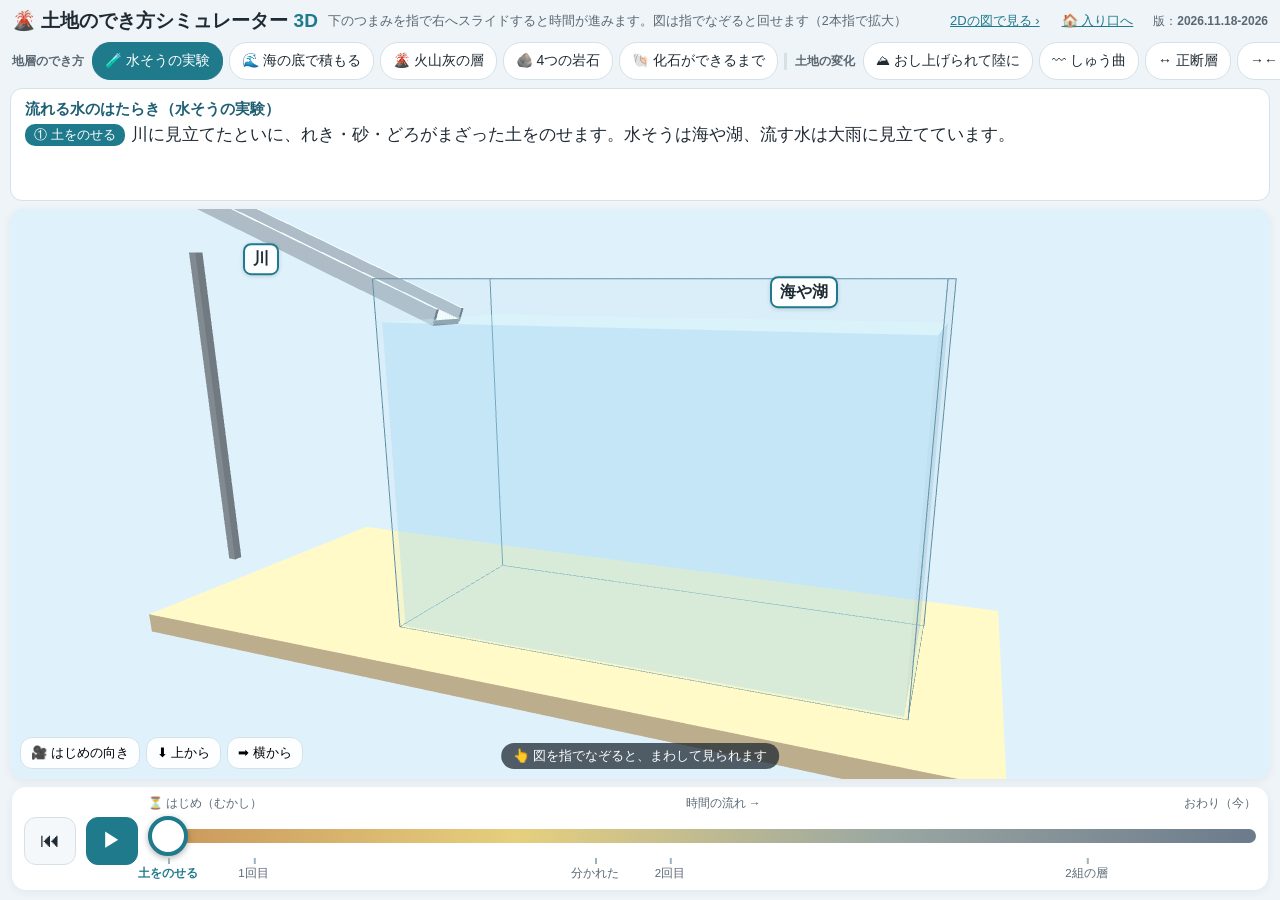
<file: sim3d.html>
<!doctype html>
<html lang="ja">
<head>
<meta charset="utf-8">
<meta name="viewport" content="width=device-width, initial-scale=1, maximum-scale=1, user-scalable=no">
<title>土地のでき方シミュレーター3D｜大地のつくり</title>
<style>
  :root { --bg:#eef4f7; --panel:#fff; --ink:#1f2a33; --sub:#5a6873; --accent:#1f7a8c; --line:#d5e1e7; }
  * { box-sizing: border-box; }
  html, body { margin: 0; height: 100%; background: var(--bg); color: var(--ink);
    font-family: "BIZ UDPGothic", "Hiragino Kaku Gothic ProN", "Meiryo", sans-serif; overscroll-behavior: none; }
  body { display: flex; flex-direction: column; height: 100dvh; }
  header { display: flex; align-items: center; gap: 10px; padding: 8px 12px 4px; flex-wrap: wrap; }
  header h1 { font-size: 19px; margin: 0; white-space: nowrap; }
  header small { color: var(--sub); font-size: 12.5px; }
  header a:first-of-type { margin-left: auto; } header a { font-size: 13px; color: var(--accent); }
  #scenes { display: flex; gap: 6px; overflow-x: auto; padding: 4px 12px 8px; scrollbar-width: thin; -webkit-overflow-scrolling: touch; }
  #scenes .grp { flex: 0 0 auto; align-self: center; font-size: 12px; color: var(--sub); font-weight: bold; padding: 0 2px 0 8px; border-left: 3px solid var(--line); }
  #scenes .grp:first-child { border-left: 0; padding-left: 0; }
  #scenes button { flex: 0 0 auto; border: 1px solid var(--line); background: #fff; border-radius: 18px; padding: 6px 12px; font-size: 14px; font-family: inherit; color: var(--ink); cursor: pointer; white-space: nowrap; min-height: 38px; }
  #scenes button.on { background: var(--accent); color: #fff; border-color: var(--accent); }
  #explainBar { display: flex; gap: 10px; align-items: flex-start; margin: 0 10px 8px; }
  /* 説明の高さは固定（文の長さで図の大きさが変わって、画面がガクッと動かないように） */
  #explain { flex: 1; background: #fff; border: 1px solid var(--line); border-radius: 12px; padding: 8px 14px; font-size: 16.5px; line-height: 1.55; height: calc(16.5px * 1.55 * 3 + 36px); overflow-y: auto; }
  #explain .body { animation: fadein .5s ease; display: inline; }
  @keyframes fadein { from { opacity: 0; } to { opacity: 1; } }
  #flash { position: absolute; inset: 0; pointer-events: none; opacity: 0; box-shadow: inset 0 0 60px 22px rgba(220,40,30,.85); border-radius: 14px; }
  #flash.volc { box-shadow: inset 0 0 70px 26px rgba(255,120,20,.9); }
  #qtext { position: absolute; left: 50%; top: 18%; transform: translate(-50%,-50%); pointer-events: none; opacity: 0; font-size: 34px; font-weight: 900; color: #fff; background: #d0342c; padding: 6px 20px; border-radius: 16px; box-shadow: 0 4px 16px rgba(0,0,0,.3); white-space: nowrap; }
  #explain .st { display: inline-block; background: var(--accent); color: #fff; border-radius: 10px; font-size: 13px; padding: 1px 9px; margin-right: 6px; vertical-align: 1px; }
  #explain .ttl { font-weight: bold; font-size: 15px; color: #1f5f73; display: block; margin-bottom: 2px; }
  #age { flex: 0 0 auto; background: rgba(31,42,51,.85); color: #fff; border-radius: 14px; padding: 6px 12px; font-size: 14px; margin-top: 6px; }
  #age:empty { display: none; }
  #stage { position: relative; flex: 1; min-height: 0; margin: 0 10px; background: #dff1fb; border-radius: 14px; overflow: hidden; box-shadow: 0 2px 10px rgba(0,0,0,.06); touch-action: none; }
  #stage canvas.gl { position: absolute; inset: 0; width: 100%; height: 100%; display: block; }
  #labels { position: absolute; inset: 0; pointer-events: none; overflow: hidden; }
  #labels .lb { transition: opacity .35s; position: absolute; transform: translate(-50%, -50%); background: rgba(255,255,255,.92); border-radius: 8px; padding: 3px 8px; font-size: 14px; font-weight: bold; white-space: pre; line-height: 1.35; box-shadow: 0 1px 4px rgba(0,0,0,.15); }
  #labels .lb.big { font-size: 16px; border: 2px solid var(--accent); }
  #labels .lb.red { color: #c62828; }
  #labels .lb.warn { background: #d0342c; color: #fff; }
  #insets { position: absolute; right: 10px; top: 10px; display: flex; gap: 10px; pointer-events: none; }
  #insets canvas { width: 190px; height: 190px; border-radius: 50%; background: #fff; box-shadow: 0 2px 10px rgba(0,0,0,.25); }
  #insets .cap { text-align: center; font-size: 13px; font-weight: bold; background: rgba(255,255,255,.92); border-radius: 8px; margin-top: 4px; padding: 2px 6px; }
  #viewBtns { position: absolute; left: 10px; bottom: 10px; display: flex; gap: 6px; }
  #viewBtns button { border: 1px solid var(--line); background: rgba(255,255,255,.92); border-radius: 12px; padding: 6px 10px; font-size: 13px; font-family: inherit; cursor: pointer; }
  #hint3d { position: absolute; left: 50%; bottom: 10px; transform: translateX(-50%); background: rgba(31,42,51,.75); color: #fff; border-radius: 14px; padding: 4px 12px; font-size: 13px; pointer-events: none; transition: opacity .6s; white-space: nowrap; }
  footer { padding: 8px 12px calc(10px + env(safe-area-inset-bottom)); }
  .timebar { display: flex; align-items: center; gap: 10px; background: #fff; border-radius: 14px; padding: 8px 12px 4px; box-shadow: 0 2px 10px rgba(0,0,0,.06); }
  .timebar button { border: 1px solid var(--line); background: #f4f8fa; border-radius: 12px; min-width: 52px; min-height: 48px; font-size: 20px; cursor: pointer; font-family: inherit; color: var(--ink); }
  .timebar button.play { background: var(--accent); color: #fff; border-color: var(--accent); }
  .track { position: relative; flex: 1; padding-bottom: 24px; }
  .track .lab { display: flex; justify-content: space-between; font-size: 12px; color: var(--sub); margin-bottom: 2px; }
  input[type=range]#time { width: 100%; height: 44px; margin: 0; -webkit-appearance: none; appearance: none; background: transparent; touch-action: none; }
  #time::-webkit-slider-runnable-track { height: 14px; border-radius: 7px; background: linear-gradient(90deg, #c8955a, #e6cf7e, #9aa7a2, #6b7b8c); }
  #time::-moz-range-track { height: 14px; border-radius: 7px; background: linear-gradient(90deg, #c8955a, #e6cf7e, #9aa7a2, #6b7b8c); }
  #time::-webkit-slider-thumb { -webkit-appearance: none; width: 40px; height: 40px; margin-top: -13px; border-radius: 50%; background: #fff; border: 4px solid var(--accent); box-shadow: 0 2px 6px rgba(0,0,0,.3); }
  #time::-moz-range-thumb { width: 34px; height: 34px; border-radius: 50%; background: #fff; border: 4px solid var(--accent); }
  #ticks { position: absolute; left: 20px; right: 20px; bottom: 0; height: 24px; }
  #ticks span { position: absolute; transform: translateX(-50%); font-size: 11.5px; color: var(--sub); white-space: nowrap; top: 4px; cursor: pointer; }
  #ticks span::before { content: ""; position: absolute; left: 50%; top: -8px; width: 2px; height: 6px; background: #9fb3bd; }
  #ticks span.on { color: var(--accent); font-weight: bold; }
  @media (max-width: 700px) { header small { display: none; } #labels .lb { font-size: 10.5px !important; padding: 2px 5px; } #labels .lb.big { border-width: 1.5px; } #explainBar { margin-bottom: 4px; } #explain { min-height: 0; } .track .lab { font-size: 10.5px; } #viewBtns button { padding: 4px 7px; font-size: 11.5px; } #explain { font-size: 14.5px; height: calc(14.5px * 1.55 * 4 + 30px); } #explainBar { flex-direction: column; } header h1 { font-size: 16px; } #ticks span { font-size: 10px; } #insets canvas { width: 120px; height: 120px; } #labels .lb { font-size: 12px; } }
</style>
</head>
<body>
<header>
  <h1>🌋 土地のでき方シミュレーター <span style="color:#1f7a8c">3D</span></h1>
  <small>下のつまみを指で右へスライドすると時間が進みます。図は指でなぞると回せます（2本指で拡大）</small>
  <a href="sim.html">2Dの図で見る ›</a><a href="./" style="margin-left:12px">🏠 入り口へ</a><span style="margin-left:10px;font-size:12px;color:#5a6873">版：<b data-chisou-ver>開発中</b></span>
</header>
<nav id="scenes"></nav>
<div id="explainBar"><div id="explain"></div><div id="age"></div></div>
<div id="stage">
  <div id="labels"></div>
  <div id="flash"></div>
  <div id="qtext"></div>
  <div id="insets"></div>
  <div id="viewBtns"><button type="button" id="viewReset">🎥 はじめの向き</button><button type="button" id="viewTop">⬇ 上から</button><button type="button" id="viewFront">➡ 横から</button></div>
  <div id="hint3d">👆 図を指でなぞると、まわして見られます</div>
</div>
<footer>
  <div class="timebar">
    <button id="reset" type="button" title="はじめにもどす">⏮</button>
    <button id="play" type="button" class="play" title="自動で進める">▶</button>
    <div class="track">
      <div class="lab"><span>⏳ はじめ（むかし）</span><span>時間の流れ →</span><span>おわり（今）</span></div>
      <input id="time" type="range" min="0" max="1000" value="0" aria-label="時間">
      <div id="ticks"></div>
    </div>
  </div>
</footer>
<script src="lib/three.min.js?v=20261118112621"></script>
<script src="lib/OrbitControls.js?v=20261118112621"></script>
<script src="js/sim3d.js?v=20261118112621"></script>
<script src="js/version.js?v=20261118112621"></script>
</body>
</html>
</file>
